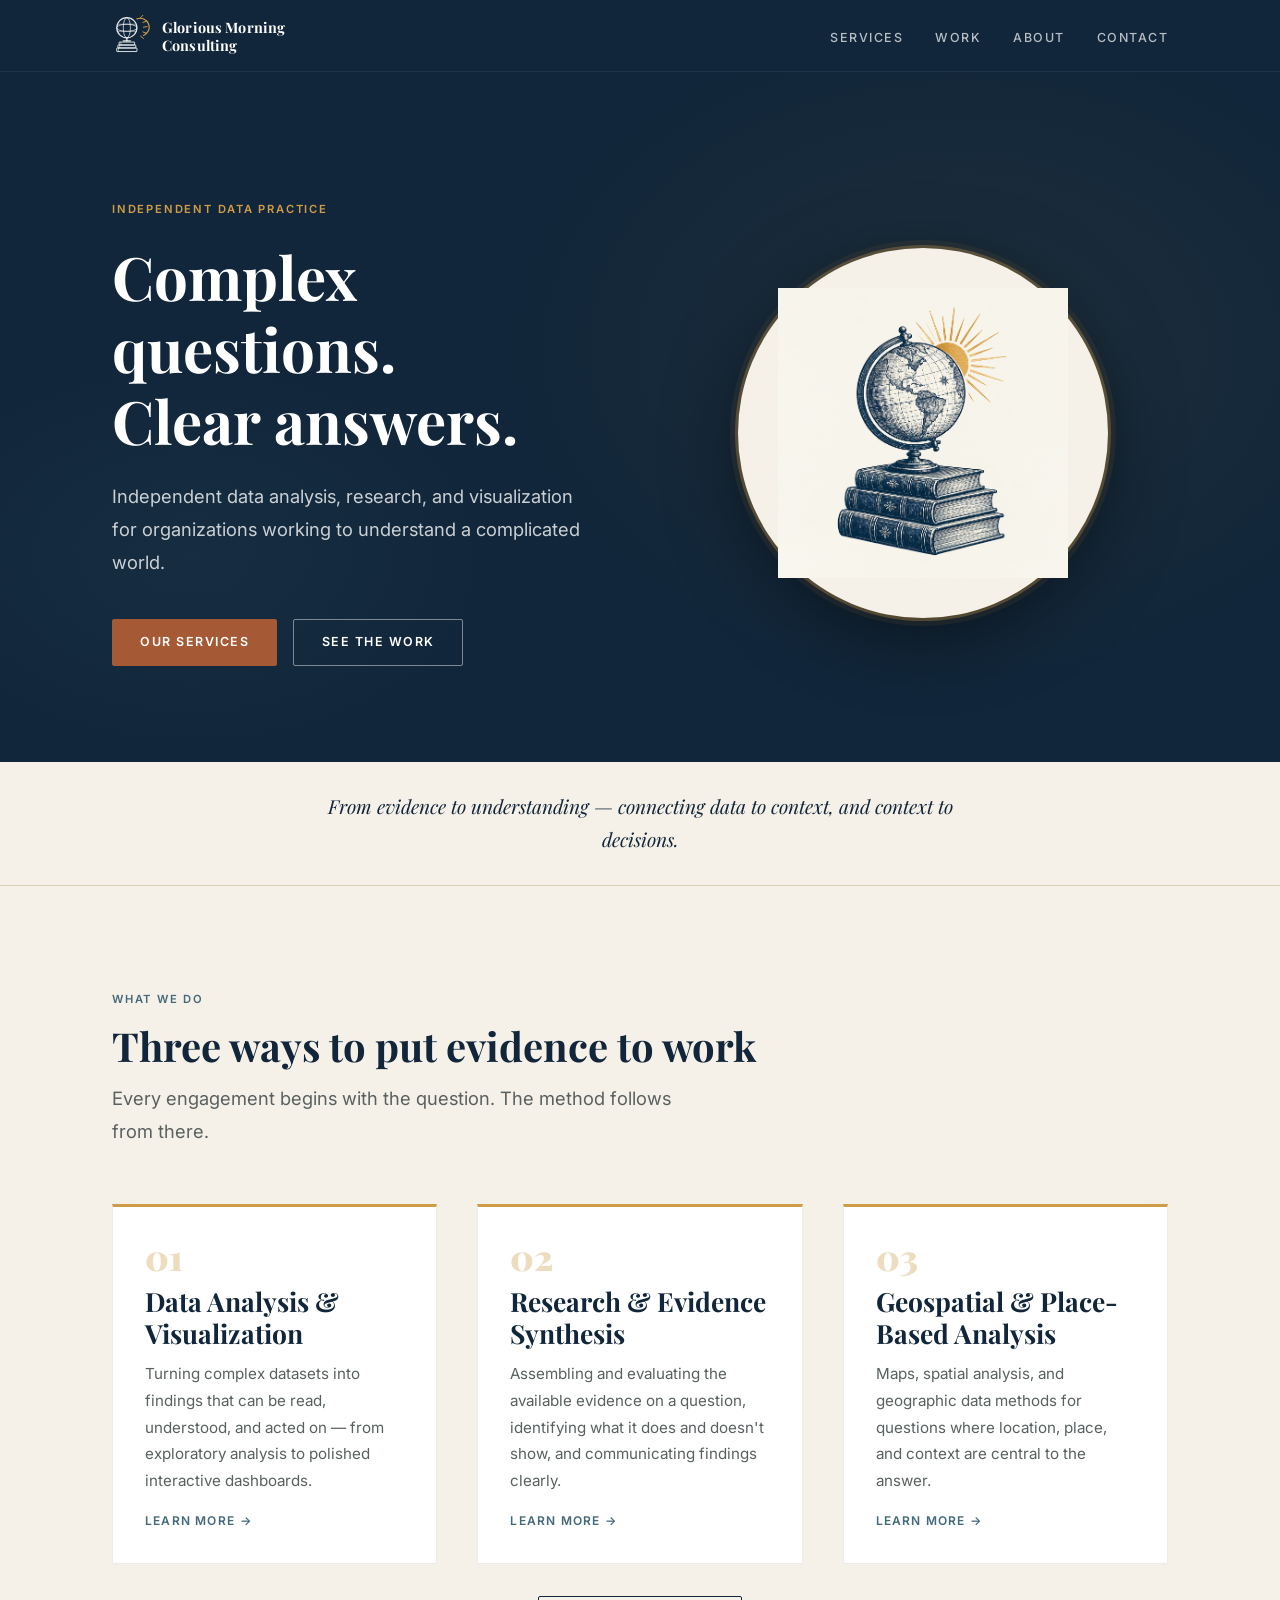
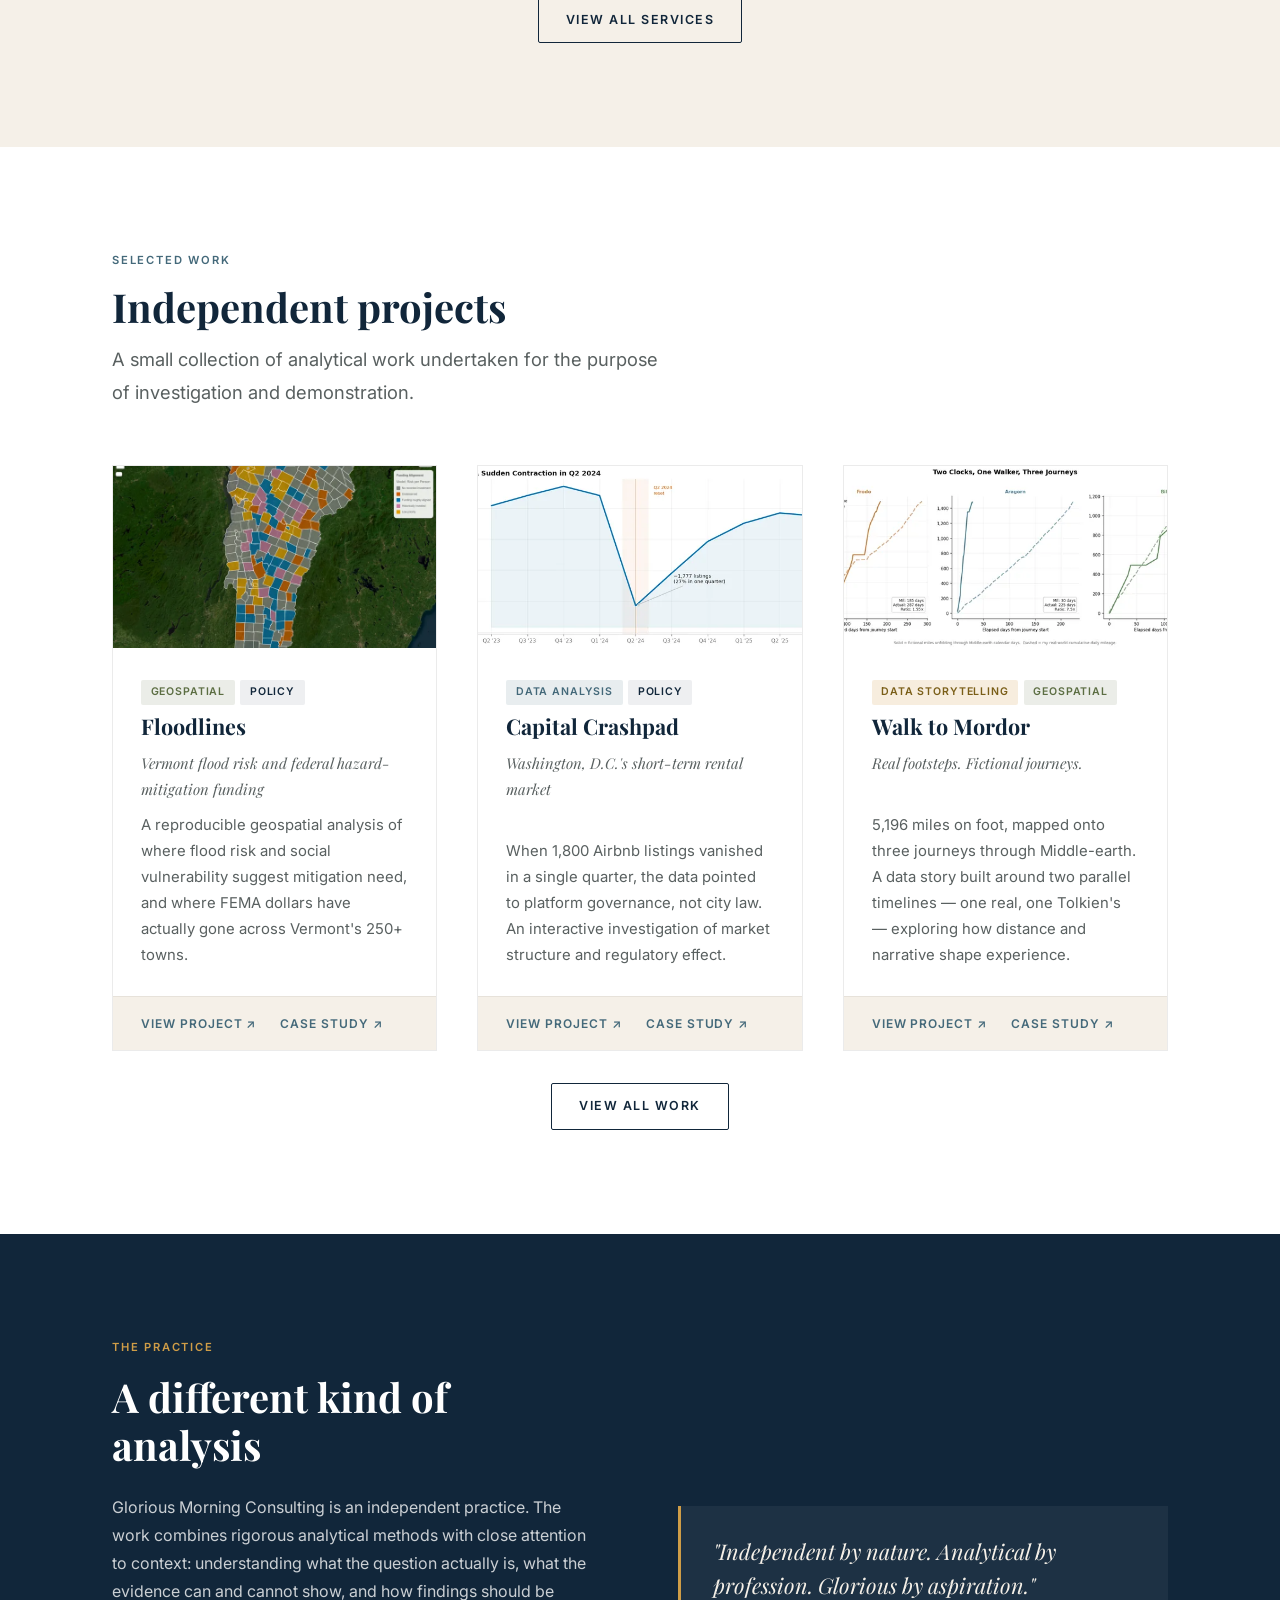
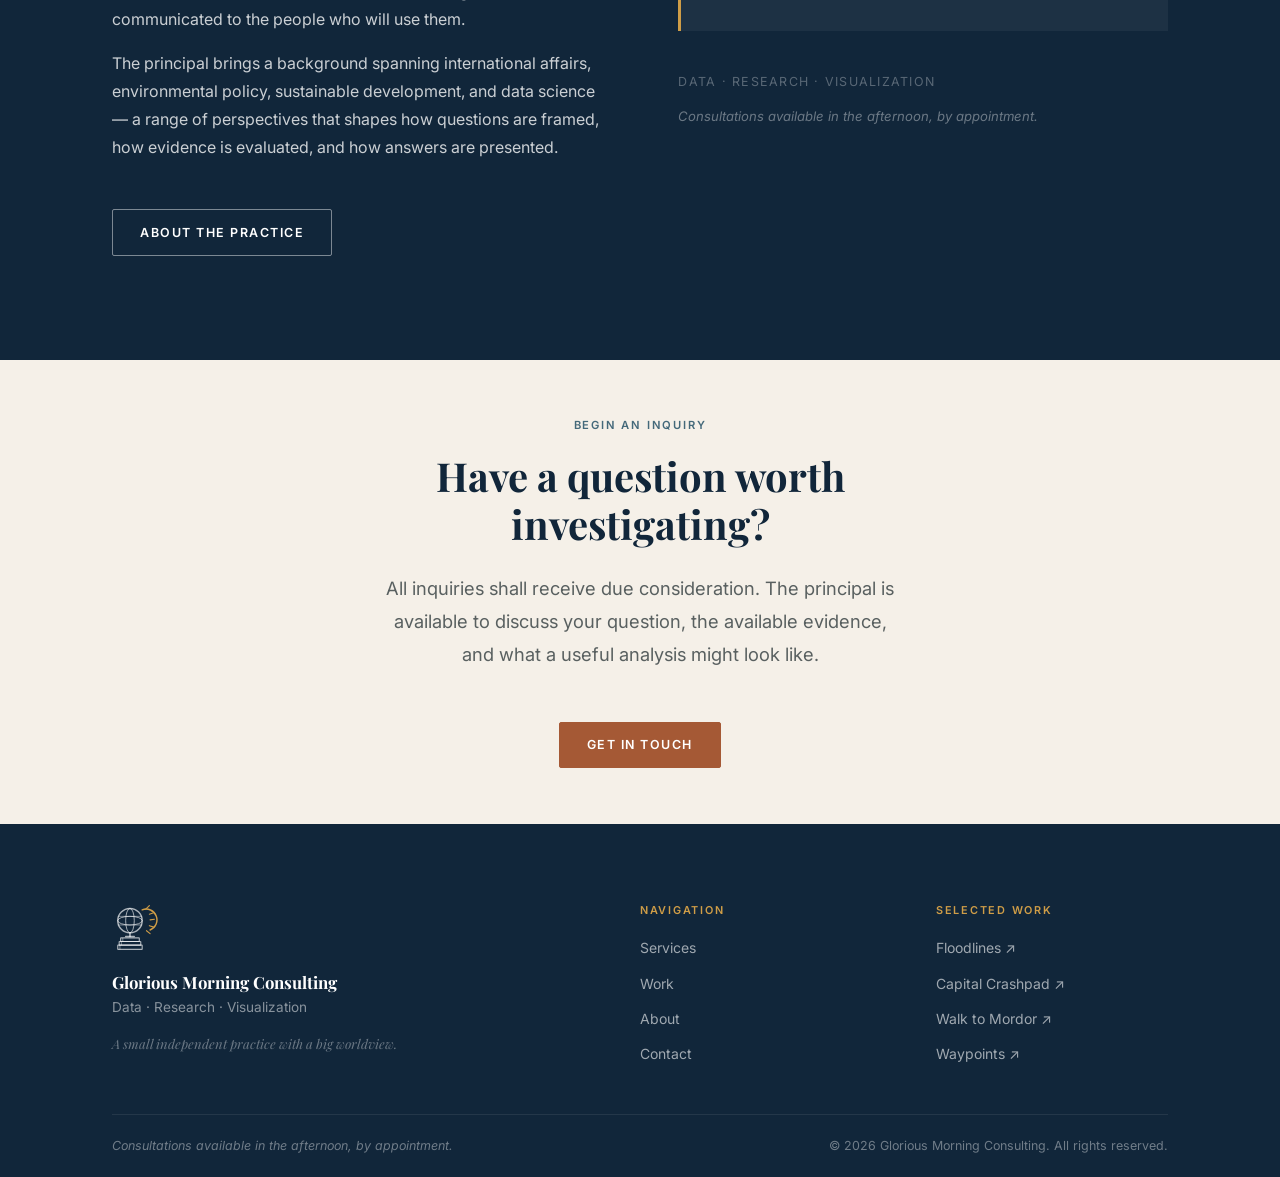
<file: index.html>
<!DOCTYPE html>
<html lang="en">
<head>
  <meta charset="UTF-8">
  <meta name="viewport" content="width=device-width, initial-scale=1.0">
  <title>Glorious Morning Consulting — Data Analysis, Research &amp; Visualization</title>
  <meta name="description" content="Independent data analysis, research, and visualization for organizations working to understand a complicated world. Complex questions. Clear answers.">
  <meta property="og:title" content="Glorious Morning Consulting">
  <meta property="og:description" content="Complex questions. Clear answers. Independent data analysis, research, and visualization.">
  <meta property="og:type" content="website">
  <meta property="og:image" content="assets/images/emblem-sunburst.png">
  <link rel="icon" type="image/svg+xml" href="assets/images/emblem.svg">
  <link rel="preconnect" href="https://fonts.googleapis.com">
  <link rel="preconnect" href="https://fonts.gstatic.com" crossorigin>
  <link href="https://fonts.googleapis.com/css2?family=Playfair+Display:ital,wght@0,400;0,700;0,900;1,400;1,700&family=Inter:wght@400;500;600&display=swap" rel="stylesheet">
  <link rel="stylesheet" href="css/style.css">
</head>
<body>

  <a class="skip-link" href="#main">Skip to main content</a>

  <nav class="site-nav" aria-label="Main navigation">
    <div class="container">
      <a class="nav-brand" href="index.html" aria-label="Glorious Morning Consulting — Home">
        <svg xmlns="http://www.w3.org/2000/svg" viewBox="0 0 64 72" fill="none" aria-hidden="true">
          <g stroke="#cf9d47" stroke-linecap="round"><line x1="47" y1="7" x2="52" y2="2" stroke-width="1.6"/><line x1="52" y1="14" x2="58" y2="12" stroke-width="1.6"/><line x1="53" y1="22" x2="59" y2="21" stroke-width="1.6"/><line x1="52" y1="30" x2="58" y2="32" stroke-width="1.6"/><line x1="48" y1="37" x2="53" y2="41" stroke-width="1.6"/><path d="M 42 8 A 15 15 0 0 1 53 36" stroke-width="2" fill="none"/></g>
          <circle cx="25" cy="23" r="17" stroke="currentColor" stroke-width="2"/>
          <ellipse cx="25" cy="23" rx="17" ry="6" stroke="currentColor" stroke-width="1.3"/>
          <ellipse cx="25" cy="23" rx="6" ry="17" stroke="currentColor" stroke-width="1.3"/>
          <line x1="8.5" y1="17" x2="41.5" y2="17" stroke="currentColor" stroke-width="0.9"/>
          <line x1="8" y1="29" x2="42" y2="29" stroke="currentColor" stroke-width="0.9"/>
          <line x1="25" y1="40" x2="25" y2="45" stroke="currentColor" stroke-width="2.2" stroke-linecap="round"/>
          <line x1="19" y1="45" x2="31" y2="45" stroke="currentColor" stroke-width="2" stroke-linecap="round"/>
          <rect x="12" y="47" width="26" height="5" rx="0.5" stroke="currentColor" stroke-width="1.6"/>
          <line x1="15" y1="47" x2="15" y2="52" stroke="currentColor" stroke-width="0.9"/>
          <rect x="10" y="52" width="30" height="5" rx="0.5" stroke="currentColor" stroke-width="1.6"/>
          <line x1="13" y1="52" x2="13" y2="57" stroke="currentColor" stroke-width="0.9"/>
          <rect x="8" y="57" width="34" height="6" rx="0.5" stroke="currentColor" stroke-width="1.6"/>
          <line x1="11" y1="57" x2="11" y2="63" stroke="currentColor" stroke-width="0.9"/>
        </svg>
        <span class="nav-wordmark">Glorious Morning<br>Consulting</span>
      </a>
      <button class="nav-toggle" aria-expanded="false" aria-controls="nav-links" aria-label="Toggle navigation">☰</button>
      <ul class="nav-links" id="nav-links" role="list">
        <li><a href="services.html">Services</a></li>
        <li><a href="work.html">Work</a></li>
        <li><a href="about.html">About</a></li>
        <li><a href="contact.html">Contact</a></li>
      </ul>
    </div>
  </nav>

  <main id="main">

    <!-- ── HERO ── -->
    <section class="hero">
      <div class="container">
        <div class="hero-copy">
          <span class="label">Independent Data Practice</span>
          <h1>Complex questions.<br>Clear answers.</h1>
          <p class="lead">Independent data analysis, research, and visualization for organizations working to understand a complicated world.</p>
          <div class="hero-actions">
            <a href="services.html" class="btn btn-primary">Our Services</a>
            <a href="work.html" class="btn btn-outline-light">See the Work</a>
          </div>
        </div>
        <div class="hero-emblem-frame" aria-hidden="true">
          <div class="hero-medallion">
            <img src="assets/images/emblem-sunburst.png" alt="">
          </div>
        </div>
      </div>
    </section>

    <!-- ── INTRO BAND ── -->
    <div class="intro-band">
      <div class="container">
        <p>From evidence to understanding — connecting data to context, and context to decisions.</p>
      </div>
    </div>

    <!-- ── SERVICES PREVIEW ── -->
    <section class="section section--parchment">
      <div class="container">
        <div class="section-head">
          <span class="label">What We Do</span>
          <h2>Three ways to put evidence to work</h2>
          <p class="lead">Every engagement begins with the question. The method follows from there.</p>
        </div>
        <div class="grid-3">
          <div class="service-card">
            <span class="service-card-num" aria-hidden="true">01</span>
            <h3>Data Analysis &amp; Visualization</h3>
            <p>Turning complex datasets into findings that can be read, understood, and acted on — from exploratory analysis to polished interactive dashboards.</p>
            <a href="services.html#analysis" class="more-link">Learn more</a>
          </div>
          <div class="service-card">
            <span class="service-card-num" aria-hidden="true">02</span>
            <h3>Research &amp; Evidence Synthesis</h3>
            <p>Assembling and evaluating the available evidence on a question, identifying what it does and doesn't show, and communicating findings clearly.</p>
            <a href="services.html#research" class="more-link">Learn more</a>
          </div>
          <div class="service-card">
            <span class="service-card-num" aria-hidden="true">03</span>
            <h3>Geospatial &amp; Place-Based Analysis</h3>
            <p>Maps, spatial analysis, and geographic data methods for questions where location, place, and context are central to the answer.</p>
            <a href="services.html#geospatial" class="more-link">Learn more</a>
          </div>
        </div>
        <div class="text-center mt-4">
          <a href="services.html" class="btn btn-outline">View All Services</a>
        </div>
      </div>
    </section>

    <!-- ── SELECTED WORK ── -->
    <section class="section">
      <div class="container">
        <div class="section-head">
          <span class="label">Selected Work</span>
          <h2>Independent projects</h2>
          <p class="lead">A small collection of analytical work undertaken for the purpose of investigation and demonstration.</p>
        </div>
        <div class="grid-3">

          <article class="project-card">
            <div class="project-card-thumb">
              <img src="assets/thumbnails/floodlines-thumb.webp"
                   alt="Choropleth map of Vermont classifying towns by flood risk and FEMA hazard-mitigation funding alignment, with categories ranging from underserved to historically invested"
                   width="720" height="480" loading="lazy">
            </div>
            <div class="project-card-body">
              <div class="project-tags">
                <span class="tag tag--geo">Geospatial</span>
                <span class="tag tag--policy">Policy</span>
              </div>
              <h3>Floodlines</h3>
              <p class="project-sub">Vermont flood risk and federal hazard-mitigation funding</p>
              <p>A reproducible geospatial analysis of where flood risk and social vulnerability suggest mitigation need, and where FEMA dollars have actually gone across Vermont's 250+ towns.</p>
            </div>
            <footer class="project-card-footer">
              <a href="https://johbry17.github.io/Floodlines/" target="_blank" rel="noopener noreferrer">View project ↗</a>
              <a href="https://informedwanderer.com/workshop/floodlines.html" target="_blank" rel="noopener noreferrer">Case study ↗</a>
            </footer>
          </article>

          <article class="project-card">
            <div class="project-card-thumb">
              <img src="assets/thumbnails/capital-crashpad-thumb.webp"
                   alt="Line chart showing Washington DC Airbnb active listing counts dropping by roughly 1,800 in Q2 2024 following Airbnb's expanded identity verification and quality-removal program"
                   width="720" height="331" loading="lazy">
            </div>
            <div class="project-card-body">
              <div class="project-tags">
                <span class="tag tag--data">Data Analysis</span>
                <span class="tag tag--policy">Policy</span>
              </div>
              <h3>Capital Crashpad</h3>
              <p class="project-sub">Washington, D.C.'s short-term rental market</p>
              <p>When 1,800 Airbnb listings vanished in a single quarter, the data pointed to platform governance, not city law. An interactive investigation of market structure and regulatory effect.</p>
            </div>
            <footer class="project-card-footer">
              <a href="https://johbry17.github.io/Capital-Crashpad/" target="_blank" rel="noopener noreferrer">View project ↗</a>
              <a href="https://informedwanderer.com/workshop/capital-crashpad.html" target="_blank" rel="noopener noreferrer">Case study ↗</a>
            </footer>
          </article>

          <article class="project-card">
            <div class="project-card-thumb">
              <img src="assets/thumbnails/walk-to-mordor-thumb.webp"
                   alt="Three-panel dual-clock chart comparing cumulative real walking miles against fictional Middle-earth journey distances for Frodo, Aragorn, and Bilbo"
                   width="720" height="286" loading="lazy">
            </div>
            <div class="project-card-body">
              <div class="project-tags">
                <span class="tag tag--story">Data Storytelling</span>
                <span class="tag tag--geo">Geospatial</span>
              </div>
              <h3>Walk to Mordor</h3>
              <p class="project-sub">Real footsteps. Fictional journeys.</p>
              <p>5,196 miles on foot, mapped onto three journeys through Middle-earth. A data story built around two parallel timelines — one real, one Tolkien's — exploring how distance and narrative shape experience.</p>
            </div>
            <footer class="project-card-footer">
              <a href="https://johbry17.github.io/Walk-to-Mordor/static/" target="_blank" rel="noopener noreferrer">View project ↗</a>
              <a href="https://informedwanderer.com/workshop/walk-to-mordor.html" target="_blank" rel="noopener noreferrer">Case study ↗</a>
            </footer>
          </article>

        </div>
        <div class="text-center mt-4">
          <a href="work.html" class="btn btn-outline">View All Work</a>
        </div>
      </div>
    </section>

    <!-- ── THE PRACTICE (dark) ── -->
    <section class="section section--dark">
      <div class="container">
        <div class="split split--center">
          <div>
            <span class="label">The Practice</span>
            <h2 class="mt-2">A different kind of analysis</h2>
            <p class="mt-3">Glorious Morning Consulting is an independent practice. The work combines rigorous analytical methods with close attention to context: understanding what the question actually is, what the evidence can and cannot show, and how findings should be communicated to the people who will use them.</p>
            <p>The principal brings a background spanning international affairs, environmental policy, sustainable development, and data science — a range of perspectives that shapes how questions are framed, how evidence is evaluated, and how answers are presented.</p>
            <a href="about.html" class="btn btn-outline-light mt-4">About the Practice</a>
          </div>
          <div>
            <div class="pull-quote" style="background: rgba(255,255,255,0.05); border-left-color: var(--gold);">
              <blockquote style="color: var(--parchment);">"Independent by nature. Analytical by profession. Glorious by aspiration."</blockquote>
            </div>
            <p style="font-size: 0.78rem; color: rgba(255,255,255,0.3); letter-spacing: 0.1em; text-transform: uppercase; margin-top: 1.5rem;">Data · Research · Visualization</p>
            <p style="font-size: 0.82rem; color: rgba(255,255,255,0.38); font-style: italic; margin-top: 0.5rem;">Consultations available in the afternoon, by appointment.</p>
          </div>
        </div>
      </div>
    </section>

    <!-- ── CTA ── -->
    <section class="section--sm section--parchment">
      <div class="container text-center">
        <span class="label">Begin an Inquiry</span>
        <h2 class="mt-2" style="max-width: 480px; margin-left: auto; margin-right: auto;">Have a question worth investigating?</h2>
        <p class="lead mt-3" style="max-width: 520px; margin-left: auto; margin-right: auto;">All inquiries shall receive due consideration. The principal is available to discuss your question, the available evidence, and what a useful analysis might look like.</p>
        <a href="contact.html" class="btn btn-primary mt-4">Get in Touch</a>
      </div>
    </section>

  </main>

  <footer class="site-footer" aria-label="Site footer">
    <div class="container">
      <div class="footer-top">
        <div class="footer-brand">
          <svg xmlns="http://www.w3.org/2000/svg" viewBox="0 0 64 72" fill="none" aria-hidden="true">
            <g stroke="#cf9d47" stroke-linecap="round"><line x1="47" y1="7" x2="52" y2="2" stroke-width="1.6"/><line x1="52" y1="14" x2="58" y2="12" stroke-width="1.6"/><line x1="53" y1="22" x2="59" y2="21" stroke-width="1.6"/><line x1="52" y1="30" x2="58" y2="32" stroke-width="1.6"/><line x1="48" y1="37" x2="53" y2="41" stroke-width="1.6"/><path d="M 42 8 A 15 15 0 0 1 53 36" stroke-width="2" fill="none"/></g>
            <circle cx="25" cy="23" r="17" stroke="currentColor" stroke-width="2"/>
            <ellipse cx="25" cy="23" rx="17" ry="6" stroke="currentColor" stroke-width="1.3"/>
            <ellipse cx="25" cy="23" rx="6" ry="17" stroke="currentColor" stroke-width="1.3"/>
            <line x1="8.5" y1="17" x2="41.5" y2="17" stroke="currentColor" stroke-width="0.9"/>
            <line x1="8" y1="29" x2="42" y2="29" stroke="currentColor" stroke-width="0.9"/>
            <line x1="25" y1="40" x2="25" y2="45" stroke="currentColor" stroke-width="2.2" stroke-linecap="round"/>
            <line x1="19" y1="45" x2="31" y2="45" stroke="currentColor" stroke-width="2" stroke-linecap="round"/>
            <rect x="12" y="47" width="26" height="5" rx="0.5" stroke="currentColor" stroke-width="1.6"/>
            <line x1="15" y1="47" x2="15" y2="52" stroke="currentColor" stroke-width="0.9"/>
            <rect x="10" y="52" width="30" height="5" rx="0.5" stroke="currentColor" stroke-width="1.6"/>
            <line x1="13" y1="52" x2="13" y2="57" stroke="currentColor" stroke-width="0.9"/>
            <rect x="8" y="57" width="34" height="6" rx="0.5" stroke="currentColor" stroke-width="1.6"/>
            <line x1="11" y1="57" x2="11" y2="63" stroke="currentColor" stroke-width="0.9"/>
          </svg>
          <h3>Glorious Morning Consulting</h3>
          <p>Data · Research · Visualization</p>
          <p class="tagline">A small independent practice with a big worldview.</p>
        </div>
        <nav class="footer-col" aria-label="Footer navigation">
          <h4>Navigation</h4>
          <ul role="list">
            <li><a href="services.html">Services</a></li>
            <li><a href="work.html">Work</a></li>
            <li><a href="about.html">About</a></li>
            <li><a href="contact.html">Contact</a></li>
          </ul>
        </nav>
        <nav class="footer-col" aria-label="Selected work">
          <h4>Selected Work</h4>
          <ul role="list">
            <li><a href="https://johbry17.github.io/Floodlines/" target="_blank" rel="noopener noreferrer">Floodlines ↗</a></li>
            <li><a href="https://johbry17.github.io/Capital-Crashpad/" target="_blank" rel="noopener noreferrer">Capital Crashpad ↗</a></li>
            <li><a href="https://johbry17.github.io/Walk-to-Mordor/static/" target="_blank" rel="noopener noreferrer">Walk to Mordor ↗</a></li>
            <li><a href="https://johbry17.github.io/Waypoints/" target="_blank" rel="noopener noreferrer">Waypoints ↗</a></li>
          </ul>
        </nav>
      </div>
      <div class="footer-bottom">
        <span class="quirk">Consultations available in the afternoon, by appointment.</span>
        <span>© 2026 Glorious Morning Consulting. All rights reserved.</span>
      </div>
    </div>
  </footer>

  <script src="js/main.js"></script>
</body>
</html>
</file>
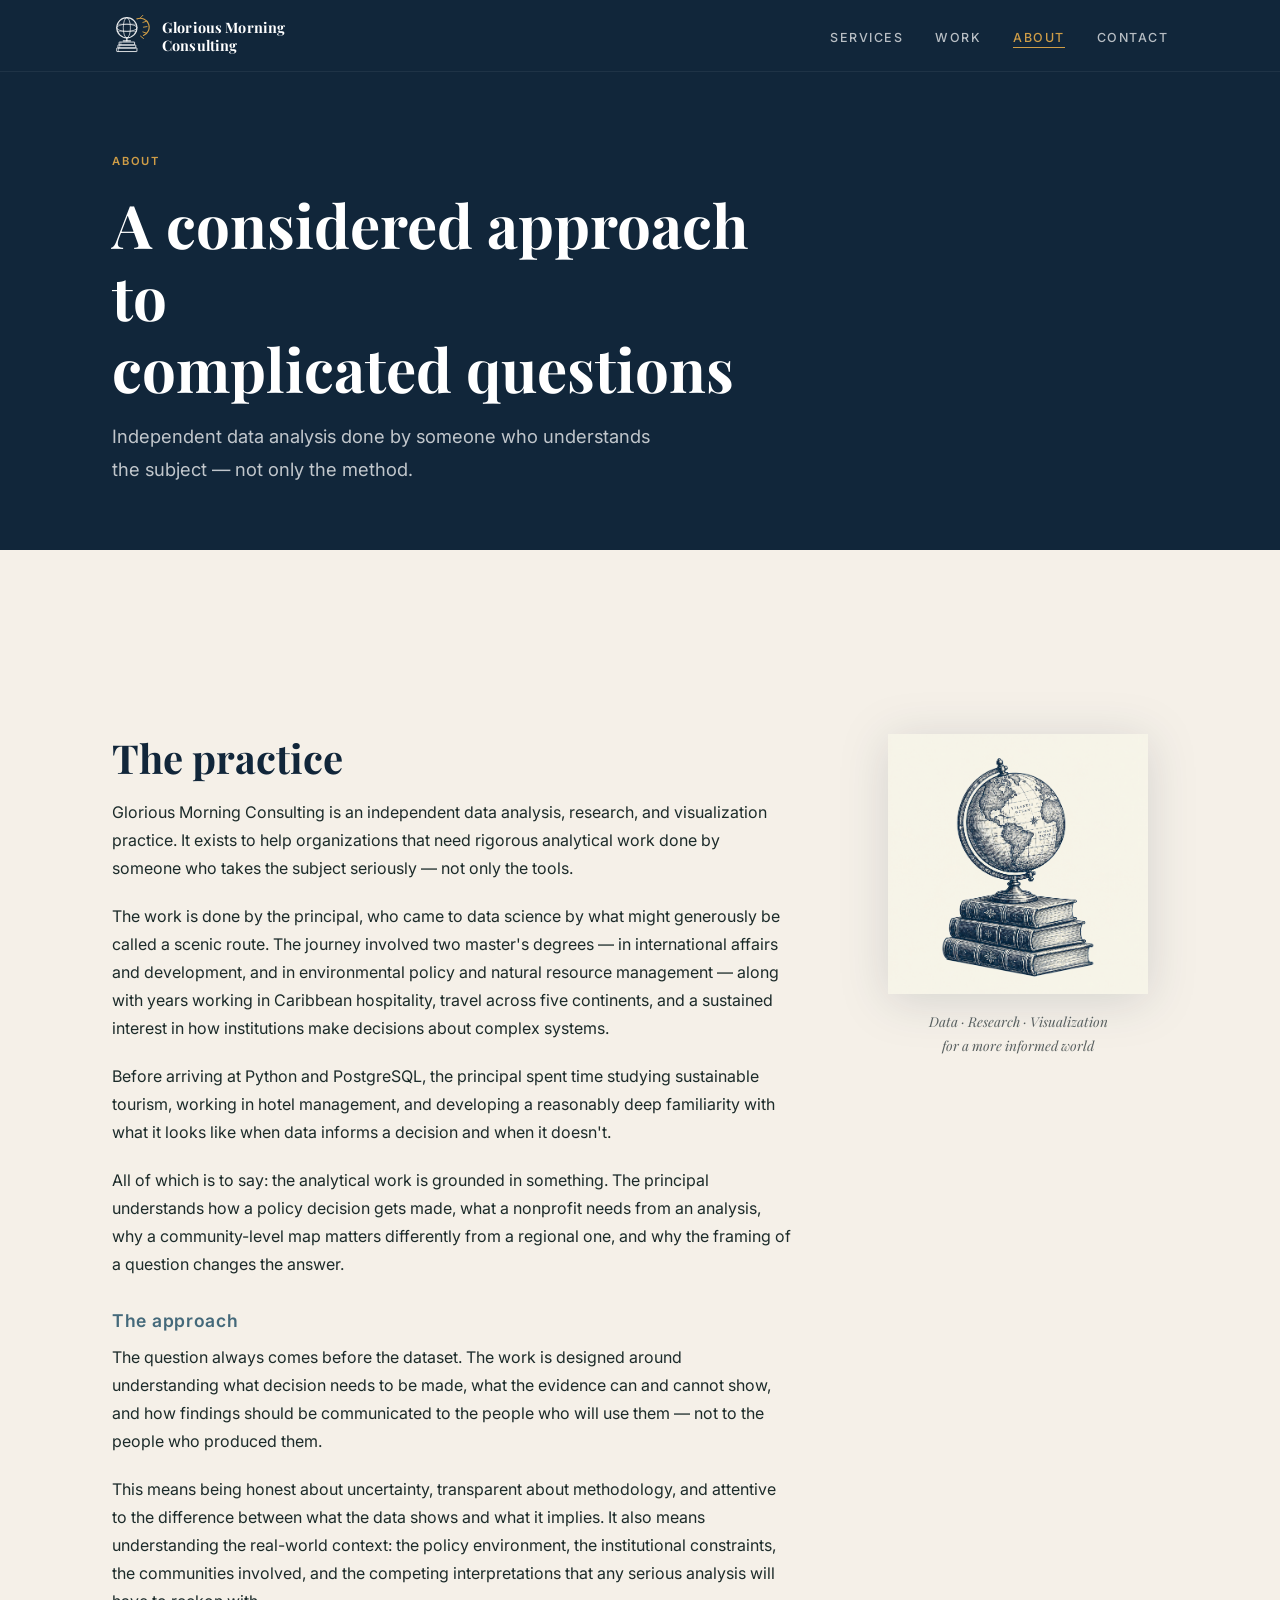
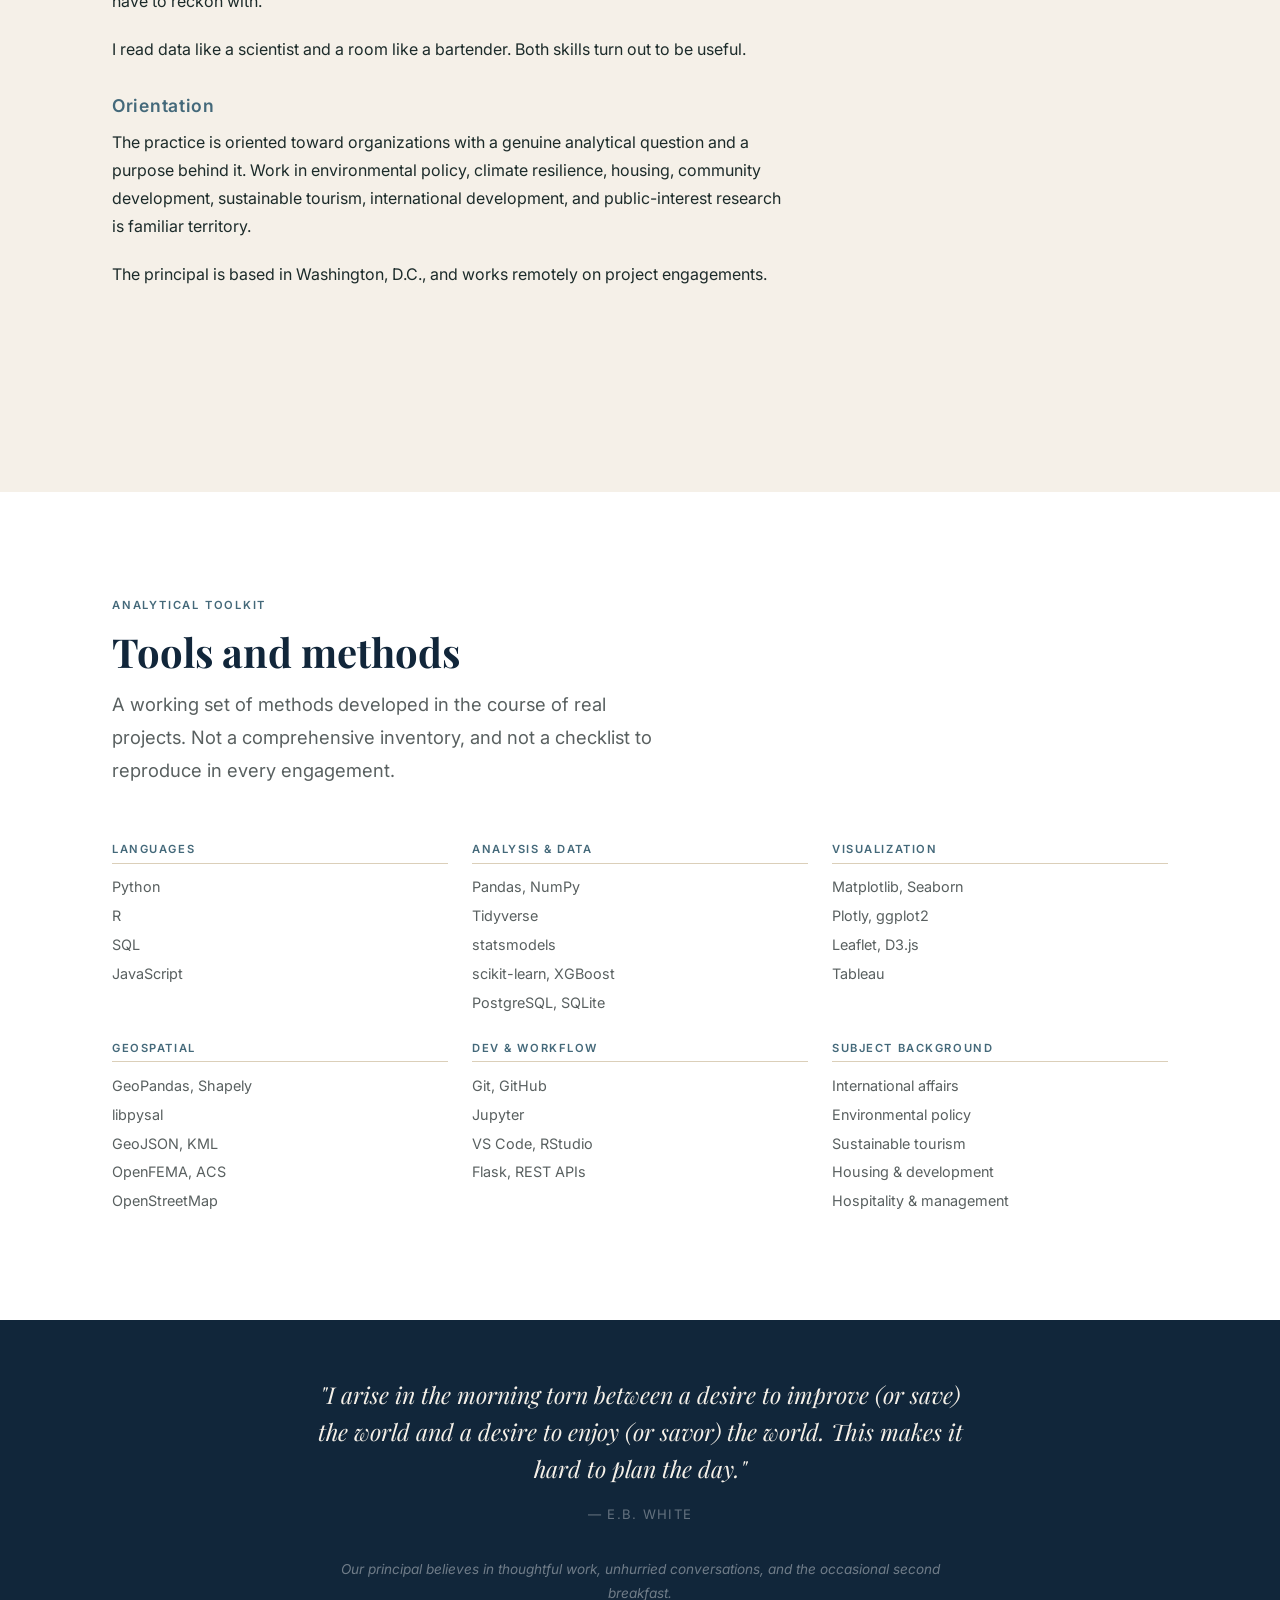
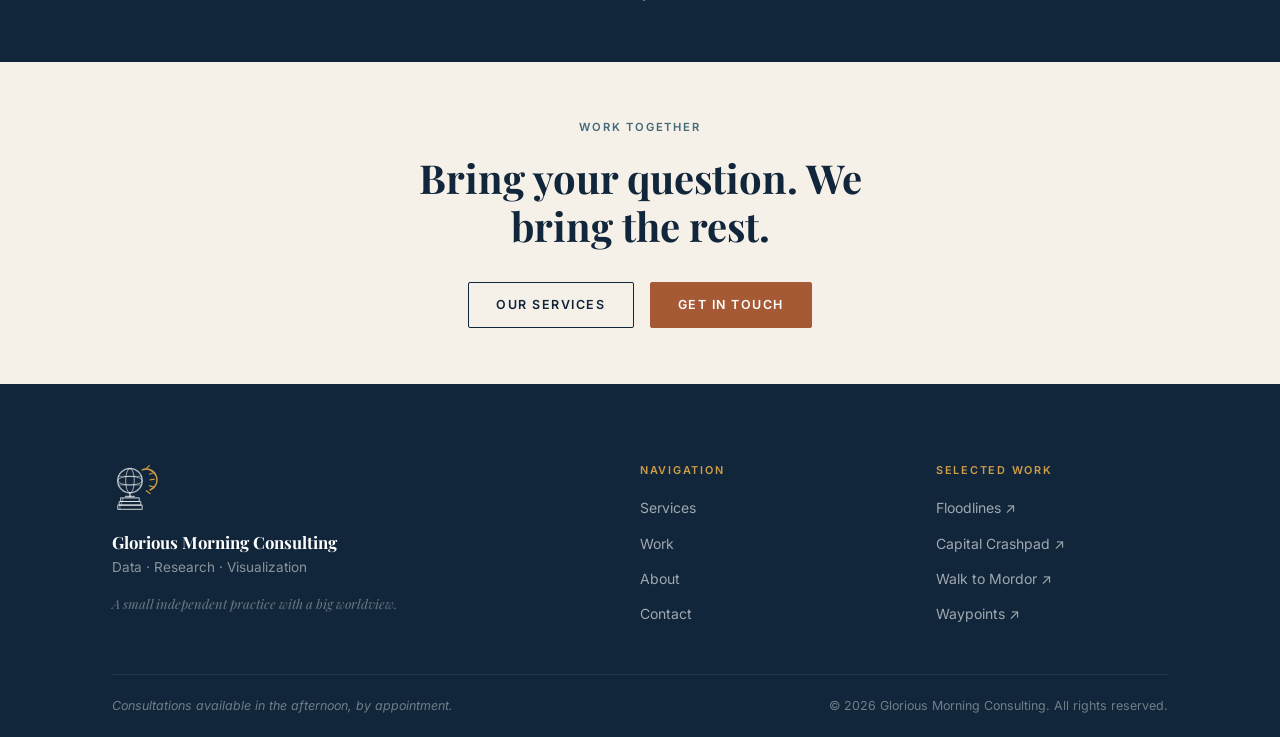
<file: about.html>
<!DOCTYPE html>
<html lang="en">
<head>
  <meta charset="UTF-8">
  <meta name="viewport" content="width=device-width, initial-scale=1.0">
  <title>About — Glorious Morning Consulting</title>
  <meta name="description" content="Glorious Morning Consulting is a founder-led independent practice combining data science, international affairs, environmental policy, and geospatial analysis.">
  <meta property="og:title" content="About — Glorious Morning Consulting">
  <meta property="og:description" content="An independent practice combining analytical rigor with real-world context. Data analysis, research, and visualization done by someone who understands the subject.">
  <meta property="og:type" content="website">
  <link rel="icon" type="image/svg+xml" href="assets/images/emblem.svg">
  <link rel="preconnect" href="https://fonts.googleapis.com">
  <link rel="preconnect" href="https://fonts.gstatic.com" crossorigin>
  <link href="https://fonts.googleapis.com/css2?family=Playfair+Display:ital,wght@0,400;0,700;0,900;1,400;1,700&family=Inter:wght@400;500;600&display=swap" rel="stylesheet">
  <link rel="stylesheet" href="css/style.css">
</head>
<body>

  <a class="skip-link" href="#main">Skip to main content</a>

  <nav class="site-nav" aria-label="Main navigation">
    <div class="container">
      <a class="nav-brand" href="index.html" aria-label="Glorious Morning Consulting — Home">
        <svg xmlns="http://www.w3.org/2000/svg" viewBox="0 0 64 72" fill="none" aria-hidden="true">
          <g stroke="#cf9d47" stroke-linecap="round"><line x1="47" y1="7" x2="52" y2="2" stroke-width="1.6"/><line x1="52" y1="14" x2="58" y2="12" stroke-width="1.6"/><line x1="53" y1="22" x2="59" y2="21" stroke-width="1.6"/><line x1="52" y1="30" x2="58" y2="32" stroke-width="1.6"/><line x1="48" y1="37" x2="53" y2="41" stroke-width="1.6"/><path d="M 42 8 A 15 15 0 0 1 53 36" stroke-width="2" fill="none"/></g>
          <circle cx="25" cy="23" r="17" stroke="currentColor" stroke-width="2"/>
          <ellipse cx="25" cy="23" rx="17" ry="6" stroke="currentColor" stroke-width="1.3"/>
          <ellipse cx="25" cy="23" rx="6" ry="17" stroke="currentColor" stroke-width="1.3"/>
          <line x1="8.5" y1="17" x2="41.5" y2="17" stroke="currentColor" stroke-width="0.9"/>
          <line x1="8" y1="29" x2="42" y2="29" stroke="currentColor" stroke-width="0.9"/>
          <line x1="25" y1="40" x2="25" y2="45" stroke="currentColor" stroke-width="2.2" stroke-linecap="round"/>
          <line x1="19" y1="45" x2="31" y2="45" stroke="currentColor" stroke-width="2" stroke-linecap="round"/>
          <rect x="12" y="47" width="26" height="5" rx="0.5" stroke="currentColor" stroke-width="1.6"/>
          <line x1="15" y1="47" x2="15" y2="52" stroke="currentColor" stroke-width="0.9"/>
          <rect x="10" y="52" width="30" height="5" rx="0.5" stroke="currentColor" stroke-width="1.6"/>
          <line x1="13" y1="52" x2="13" y2="57" stroke="currentColor" stroke-width="0.9"/>
          <rect x="8" y="57" width="34" height="6" rx="0.5" stroke="currentColor" stroke-width="1.6"/>
          <line x1="11" y1="57" x2="11" y2="63" stroke="currentColor" stroke-width="0.9"/>
        </svg>
        <span class="nav-wordmark">Glorious Morning<br>Consulting</span>
      </a>
      <button class="nav-toggle" aria-expanded="false" aria-controls="nav-links" aria-label="Toggle navigation">☰</button>
      <ul class="nav-links" id="nav-links" role="list">
        <li><a href="services.html">Services</a></li>
        <li><a href="work.html">Work</a></li>
        <li><a href="about.html">About</a></li>
        <li><a href="contact.html">Contact</a></li>
      </ul>
    </div>
  </nav>

  <main id="main">

    <!-- ── PAGE HERO ── -->
    <header class="page-hero">
      <div class="container">
        <span class="label">About</span>
        <h1>A considered approach to<br>complicated questions</h1>
        <p class="lead">Independent data analysis done by someone who understands the subject — not only the method.</p>
      </div>
    </header>

    <!-- ── ABOUT INTRO ── -->
    <section class="section section--parchment">
      <div class="container">
        <div class="about-intro">
          <div class="about-text">
            <h2>The practice</h2>
            <p>Glorious Morning Consulting is an independent data analysis, research, and visualization practice. It exists to help organizations that need rigorous analytical work done by someone who takes the subject seriously — not only the tools.</p>
            <p>The work is done by the principal, who came to data science by what might generously be called a scenic route. The journey involved two master's degrees — in international affairs and development, and in environmental policy and natural resource management — along with years working in Caribbean hospitality, travel across five continents, and a sustained interest in how institutions make decisions about complex systems.</p>
            <p>Before arriving at Python and PostgreSQL, the principal spent time studying sustainable tourism, working in hotel management, and developing a reasonably deep familiarity with what it looks like when data informs a decision and when it doesn't.</p>
            <p>All of which is to say: the analytical work is grounded in something. The principal understands how a policy decision gets made, what a nonprofit needs from an analysis, why a community-level map matters differently from a regional one, and why the framing of a question changes the answer.</p>

            <h3>The approach</h3>
            <p>The question always comes before the dataset. The work is designed around understanding what decision needs to be made, what the evidence can and cannot show, and how findings should be communicated to the people who will use them — not to the people who produced them.</p>
            <p>This means being honest about uncertainty, transparent about methodology, and attentive to the difference between what the data shows and what it implies. It also means understanding the real-world context: the policy environment, the institutional constraints, the communities involved, and the competing interpretations that any serious analysis will have to reckon with.</p>
            <p>I read data like a scientist and a room like a bartender. Both skills turn out to be useful.</p>

            <h3>Orientation</h3>
            <p>The practice is oriented toward organizations with a genuine analytical question and a purpose behind it. Work in environmental policy, climate resilience, housing, community development, sustainable tourism, international development, and public-interest research is familiar territory.</p>
            <p>The principal is based in Washington, D.C., and works remotely on project engagements.</p>
          </div>
          <aside class="about-emblem">
            <img src="assets/images/emblem-books.png" alt="Engraved antique globe resting on a stack of books — the mark of Glorious Morning Consulting">
            <p class="about-emblem-caption">Data · Research · Visualization<br>for a more informed world</p>
          </aside>
        </div>
      </div>
    </section>

    <!-- ── SKILLS ── -->
    <section class="section">
      <div class="container">
        <div class="section-head">
          <span class="label">Analytical Toolkit</span>
          <h2>Tools and methods</h2>
          <p class="lead">A working set of methods developed in the course of real projects. Not a comprehensive inventory, and not a checklist to reproduce in every engagement.</p>
        </div>
        <div class="skills-grid">
          <div class="skill-group">
            <h4>Languages</h4>
            <ul role="list">
              <li>Python</li>
              <li>R</li>
              <li>SQL</li>
              <li>JavaScript</li>
            </ul>
          </div>
          <div class="skill-group">
            <h4>Analysis &amp; Data</h4>
            <ul role="list">
              <li>Pandas, NumPy</li>
              <li>Tidyverse</li>
              <li>statsmodels</li>
              <li>scikit-learn, XGBoost</li>
              <li>PostgreSQL, SQLite</li>
            </ul>
          </div>
          <div class="skill-group">
            <h4>Visualization</h4>
            <ul role="list">
              <li>Matplotlib, Seaborn</li>
              <li>Plotly, ggplot2</li>
              <li>Leaflet, D3.js</li>
              <li>Tableau</li>
            </ul>
          </div>
          <div class="skill-group">
            <h4>Geospatial</h4>
            <ul role="list">
              <li>GeoPandas, Shapely</li>
              <li>libpysal</li>
              <li>GeoJSON, KML</li>
              <li>OpenFEMA, ACS</li>
              <li>OpenStreetMap</li>
            </ul>
          </div>
          <div class="skill-group">
            <h4>Dev &amp; Workflow</h4>
            <ul role="list">
              <li>Git, GitHub</li>
              <li>Jupyter</li>
              <li>VS Code, RStudio</li>
              <li>Flask, REST APIs</li>
            </ul>
          </div>
          <div class="skill-group">
            <h4>Subject Background</h4>
            <ul role="list">
              <li>International affairs</li>
              <li>Environmental policy</li>
              <li>Sustainable tourism</li>
              <li>Housing &amp; development</li>
              <li>Hospitality &amp; management</li>
            </ul>
          </div>
        </div>
      </div>
    </section>

    <!-- ── QUOTE SECTION (dark) ── -->
    <section class="section--sm section--dark">
      <div class="container" style="max-width: 720px; text-align: center;">
        <blockquote style="color: var(--parchment); font-size: clamp(1.15rem, 2.5vw, 1.45rem);">
          "I arise in the morning torn between a desire to improve (or save) the world and a desire to enjoy (or savor) the world. This makes it hard to plan the day."
        </blockquote>
        <p style="margin-top: 1rem; font-size: 0.82rem; color: rgba(255,255,255,0.35); letter-spacing: 0.1em; text-transform: uppercase;">— E.B. White</p>
        <p style="margin-top: 2rem; font-size: 0.85rem; color: rgba(255,255,255,0.4); font-style: italic;">Our principal believes in thoughtful work, unhurried conversations, and the occasional second breakfast.</p>
      </div>
    </section>

    <!-- ── CTA ── -->
    <section class="section--sm section--parchment">
      <div class="container text-center">
        <span class="label">Work together</span>
        <h2 class="mt-2" style="max-width: 460px; margin-left: auto; margin-right: auto;">Bring your question. We bring the rest.</h2>
        <div style="display: flex; gap: 1rem; justify-content: center; flex-wrap: wrap; margin-top: 2rem;">
          <a href="services.html" class="btn btn-outline">Our Services</a>
          <a href="contact.html" class="btn btn-primary">Get in Touch</a>
        </div>
      </div>
    </section>

  </main>

  <footer class="site-footer" aria-label="Site footer">
    <div class="container">
      <div class="footer-top">
        <div class="footer-brand">
          <svg xmlns="http://www.w3.org/2000/svg" viewBox="0 0 64 72" fill="none" aria-hidden="true">
            <g stroke="#cf9d47" stroke-linecap="round"><line x1="47" y1="7" x2="52" y2="2" stroke-width="1.6"/><line x1="52" y1="14" x2="58" y2="12" stroke-width="1.6"/><line x1="53" y1="22" x2="59" y2="21" stroke-width="1.6"/><line x1="52" y1="30" x2="58" y2="32" stroke-width="1.6"/><line x1="48" y1="37" x2="53" y2="41" stroke-width="1.6"/><path d="M 42 8 A 15 15 0 0 1 53 36" stroke-width="2" fill="none"/></g>
            <circle cx="25" cy="23" r="17" stroke="currentColor" stroke-width="2"/>
            <ellipse cx="25" cy="23" rx="17" ry="6" stroke="currentColor" stroke-width="1.3"/>
            <ellipse cx="25" cy="23" rx="6" ry="17" stroke="currentColor" stroke-width="1.3"/>
            <line x1="8.5" y1="17" x2="41.5" y2="17" stroke="currentColor" stroke-width="0.9"/>
            <line x1="8" y1="29" x2="42" y2="29" stroke="currentColor" stroke-width="0.9"/>
            <line x1="25" y1="40" x2="25" y2="45" stroke="currentColor" stroke-width="2.2" stroke-linecap="round"/>
            <line x1="19" y1="45" x2="31" y2="45" stroke="currentColor" stroke-width="2" stroke-linecap="round"/>
            <rect x="12" y="47" width="26" height="5" rx="0.5" stroke="currentColor" stroke-width="1.6"/>
            <line x1="15" y1="47" x2="15" y2="52" stroke="currentColor" stroke-width="0.9"/>
            <rect x="10" y="52" width="30" height="5" rx="0.5" stroke="currentColor" stroke-width="1.6"/>
            <line x1="13" y1="52" x2="13" y2="57" stroke="currentColor" stroke-width="0.9"/>
            <rect x="8" y="57" width="34" height="6" rx="0.5" stroke="currentColor" stroke-width="1.6"/>
            <line x1="11" y1="57" x2="11" y2="63" stroke="currentColor" stroke-width="0.9"/>
          </svg>
          <h3>Glorious Morning Consulting</h3>
          <p>Data · Research · Visualization</p>
          <p class="tagline">A small independent practice with a big worldview.</p>
        </div>
        <nav class="footer-col" aria-label="Footer navigation">
          <h4>Navigation</h4>
          <ul role="list">
            <li><a href="services.html">Services</a></li>
            <li><a href="work.html">Work</a></li>
            <li><a href="about.html">About</a></li>
            <li><a href="contact.html">Contact</a></li>
          </ul>
        </nav>
        <nav class="footer-col" aria-label="Selected work">
          <h4>Selected Work</h4>
          <ul role="list">
            <li><a href="https://johbry17.github.io/Floodlines/" target="_blank" rel="noopener noreferrer">Floodlines ↗</a></li>
            <li><a href="https://johbry17.github.io/Capital-Crashpad/" target="_blank" rel="noopener noreferrer">Capital Crashpad ↗</a></li>
            <li><a href="https://johbry17.github.io/Walk-to-Mordor/static/" target="_blank" rel="noopener noreferrer">Walk to Mordor ↗</a></li>
            <li><a href="https://johbry17.github.io/Waypoints/" target="_blank" rel="noopener noreferrer">Waypoints ↗</a></li>
          </ul>
        </nav>
      </div>
      <div class="footer-bottom">
        <span class="quirk">Consultations available in the afternoon, by appointment.</span>
        <span>© 2026 Glorious Morning Consulting. All rights reserved.</span>
      </div>
    </div>
  </footer>

  <script src="js/main.js"></script>
</body>
</html>
</file>
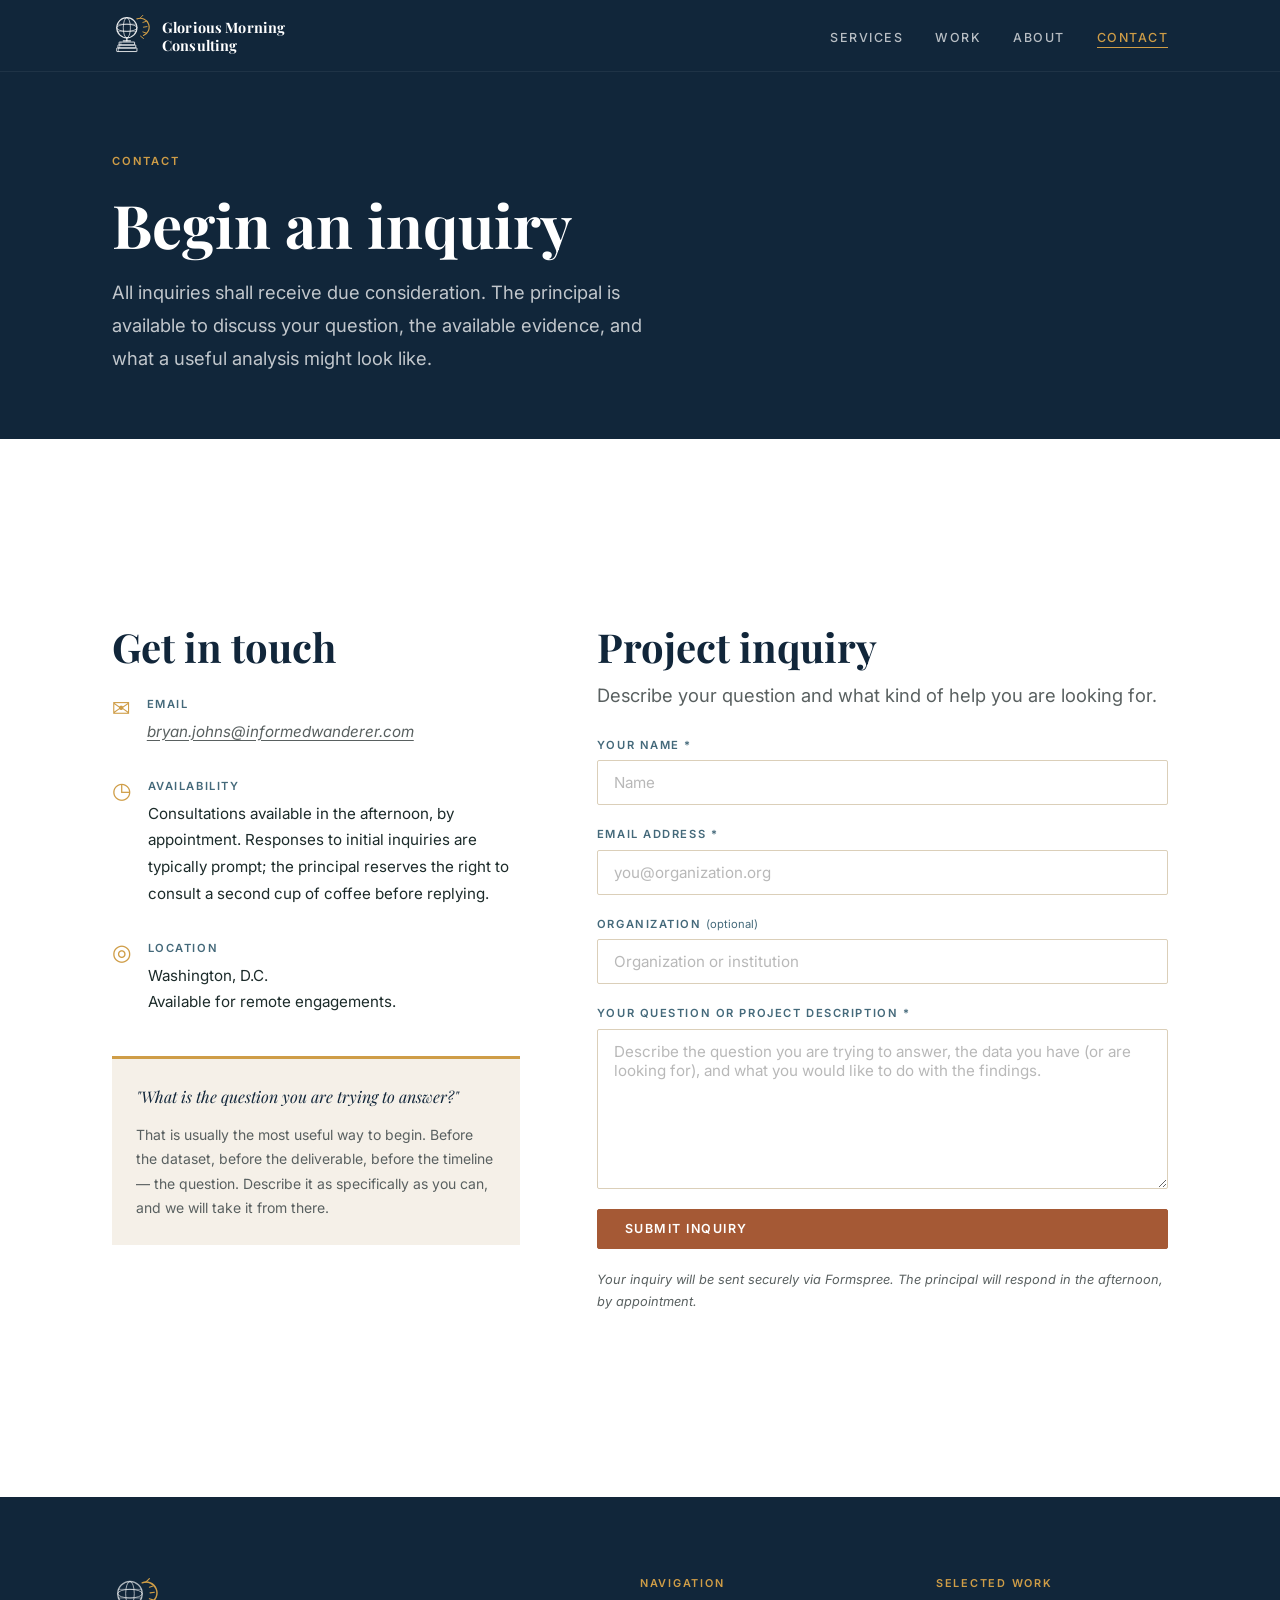
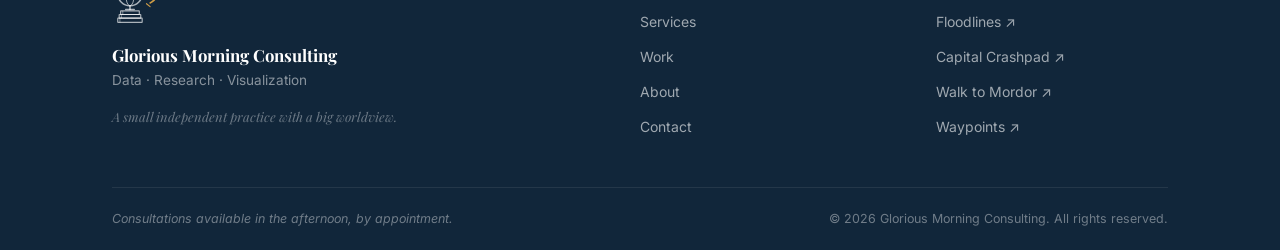
<file: contact.html>
<!DOCTYPE html>
<html lang="en">
<head>
  <meta charset="UTF-8">
  <meta name="viewport" content="width=device-width, initial-scale=1.0">
  <title>Contact — Glorious Morning Consulting</title>
  <meta name="description" content="Begin an inquiry with Glorious Morning Consulting. All inquiries shall receive due consideration. Consultations available in the afternoon, by appointment.">
  <meta property="og:title" content="Contact — Glorious Morning Consulting">
  <meta property="og:description" content="Begin an inquiry. The principal is available to discuss your question, the available evidence, and what a useful analysis might look like.">
  <meta property="og:type" content="website">
  <link rel="icon" type="image/svg+xml" href="assets/images/emblem.svg">
  <link rel="preconnect" href="https://fonts.googleapis.com">
  <link rel="preconnect" href="https://fonts.gstatic.com" crossorigin>
  <link href="https://fonts.googleapis.com/css2?family=Playfair+Display:ital,wght@0,400;0,700;0,900;1,400;1,700&family=Inter:wght@400;500;600&display=swap" rel="stylesheet">
  <link rel="stylesheet" href="css/style.css">
</head>
<body>

  <a class="skip-link" href="#main">Skip to main content</a>

  <nav class="site-nav" aria-label="Main navigation">
    <div class="container">
      <a class="nav-brand" href="index.html" aria-label="Glorious Morning Consulting — Home">
        <svg xmlns="http://www.w3.org/2000/svg" viewBox="0 0 64 72" fill="none" aria-hidden="true">
          <g stroke="#cf9d47" stroke-linecap="round"><line x1="47" y1="7" x2="52" y2="2" stroke-width="1.6"/><line x1="52" y1="14" x2="58" y2="12" stroke-width="1.6"/><line x1="53" y1="22" x2="59" y2="21" stroke-width="1.6"/><line x1="52" y1="30" x2="58" y2="32" stroke-width="1.6"/><line x1="48" y1="37" x2="53" y2="41" stroke-width="1.6"/><path d="M 42 8 A 15 15 0 0 1 53 36" stroke-width="2" fill="none"/></g>
          <circle cx="25" cy="23" r="17" stroke="currentColor" stroke-width="2"/>
          <ellipse cx="25" cy="23" rx="17" ry="6" stroke="currentColor" stroke-width="1.3"/>
          <ellipse cx="25" cy="23" rx="6" ry="17" stroke="currentColor" stroke-width="1.3"/>
          <line x1="8.5" y1="17" x2="41.5" y2="17" stroke="currentColor" stroke-width="0.9"/>
          <line x1="8" y1="29" x2="42" y2="29" stroke="currentColor" stroke-width="0.9"/>
          <line x1="25" y1="40" x2="25" y2="45" stroke="currentColor" stroke-width="2.2" stroke-linecap="round"/>
          <line x1="19" y1="45" x2="31" y2="45" stroke="currentColor" stroke-width="2" stroke-linecap="round"/>
          <rect x="12" y="47" width="26" height="5" rx="0.5" stroke="currentColor" stroke-width="1.6"/>
          <line x1="15" y1="47" x2="15" y2="52" stroke="currentColor" stroke-width="0.9"/>
          <rect x="10" y="52" width="30" height="5" rx="0.5" stroke="currentColor" stroke-width="1.6"/>
          <line x1="13" y1="52" x2="13" y2="57" stroke="currentColor" stroke-width="0.9"/>
          <rect x="8" y="57" width="34" height="6" rx="0.5" stroke="currentColor" stroke-width="1.6"/>
          <line x1="11" y1="57" x2="11" y2="63" stroke="currentColor" stroke-width="0.9"/>
        </svg>
        <span class="nav-wordmark">Glorious Morning<br>Consulting</span>
      </a>
      <button class="nav-toggle" aria-expanded="false" aria-controls="nav-links" aria-label="Toggle navigation">☰</button>
      <ul class="nav-links" id="nav-links" role="list">
        <li><a href="services.html">Services</a></li>
        <li><a href="work.html">Work</a></li>
        <li><a href="about.html">About</a></li>
        <li><a href="contact.html">Contact</a></li>
      </ul>
    </div>
  </nav>

  <main id="main">

    <!-- ── PAGE HERO ── -->
    <header class="page-hero">
      <div class="container">
        <span class="label">Contact</span>
        <h1>Begin an inquiry</h1>
        <p class="lead">All inquiries shall receive due consideration. The principal is available to discuss your question, the available evidence, and what a useful analysis might look like.</p>
      </div>
    </header>

    <!-- ── CONTACT GRID ── -->
    <section class="section">
      <div class="container">
        <div class="contact-grid">

          <!-- Left column: info -->
          <div class="contact-info">
            <h2 style="margin-bottom: 1.5rem;">Get in touch</h2>

            <div class="contact-detail">
              <span class="contact-detail-icon" aria-hidden="true">✉</span>
              <div class="contact-detail-text">
                <span class="contact-detail-label">Email</span>
                <!--
                  PLACEHOLDER: Replace the text below with your actual email address once configured.
                  Consider using a masked address (e.g., via SimpleLogin or a custom alias).
                  Example: <a href="mailto:hello@gloriousmorning.consulting">hello@gloriousmorning.consulting</a>
                -->
                <p><em style="color: var(--muted);"><a href="mailto:bryan.johns@informedwanderer.com" style="color: var(--muted); text-decoration: underline;">bryan.johns@informedwanderer.com</a></em></p>
              </div>
            </div>

            <div class="contact-detail">
              <span class="contact-detail-icon" aria-hidden="true">◷</span>
              <div class="contact-detail-text">
                <span class="contact-detail-label">Availability</span>
                <p>Consultations available in the afternoon, by appointment. Responses to initial inquiries are typically prompt; the principal reserves the right to consult a second cup of coffee before replying.</p>
              </div>
            </div>

            <div class="contact-detail">
              <span class="contact-detail-icon" aria-hidden="true">◎</span>
              <div class="contact-detail-text">
                <span class="contact-detail-label">Location</span>
                <p>Washington, D.C.<br>Available for remote engagements.</p>
              </div>
            </div>

            <div style="margin-top: 2.5rem; padding: 1.5rem; background: var(--parchment); border-top: 3px solid var(--gold);">
              <p style="font-family: var(--ff-display); font-style: italic; font-size: 1rem; color: var(--navy); margin-bottom: 0.75rem;">"What is the question you are trying to answer?"</p>
              <p style="font-size: 0.875rem; color: var(--muted);">That is usually the most useful way to begin. Before the dataset, before the deliverable, before the timeline — the question. Describe it as specifically as you can, and we will take it from there.</p>
            </div>
          </div>

          <!-- Right column: form -->
          <div class="form-panel">
            <h2 style="margin-bottom: 0.5rem;">Project inquiry</h2>
            <p class="lead" style="margin-bottom: 1.5rem;">Describe your question and what kind of help you are looking for.</p>

            <!--
              FORM ACTIVATION INSTRUCTIONS
              ─────────────────────────────
              This form is pre-built for Formspree. To activate it:

              1. Create a free Formspree account at https://formspree.io
              2. Create a new form and copy the endpoint ID (e.g. "xwpezyqg")
              3. Replace "YOUR_FORM_ID" in the action attribute below with your actual ID
              4. Replace the email placeholder in the left column with your actual email address
              5. Remove the <div class="form-notice"> block below
              6. Remove the `disabled` attribute from the submit button
              7. Optionally: add a thank-you page URL with a hidden input:
                 <input type="hidden" name="_next" value="https://your-domain.com/thank-you.html">

              The honeypot field (_gotcha) is already included for spam protection.
              Do not publish this form until step 3 is complete.
            -->

            <!-- <div class="form-notice" role="status">
              <strong>This form is not yet active.</strong> It is being configured for secure delivery. In the meantime, please use the email address in the left column to reach the principal directly.
            </div> -->

            <form
              action="https://formspree.io/f/xwpezyqg"
              method="POST"
              id="contactForm"
              novalidate
            >
              <div class="inquiry-form">

                <div class="form-group">
                  <label for="name">Your name <span aria-hidden="true">*</span></label>
                  <input
                    type="text"
                    id="name"
                    name="name"
                    placeholder="Name"
                    required
                    autocomplete="name"
                  >
                </div>

                <div class="form-group">
                  <label for="email">Email address <span aria-hidden="true">*</span></label>
                  <input
                    type="email"
                    id="email"
                    name="email"
                    placeholder="you@organization.org"
                    required
                    autocomplete="email"
                  >
                </div>

                <div class="form-group">
                  <label for="organization">Organization <span style="font-weight: 400; text-transform: none; letter-spacing: 0;">(optional)</span></label>
                  <input
                    type="text"
                    id="organization"
                    name="organization"
                    placeholder="Organization or institution"
                    autocomplete="organization"
                  >
                </div>

                <div class="form-group">
                  <label for="message">Your question or project description <span aria-hidden="true">*</span></label>
                  <textarea
                    id="message"
                    name="message"
                    placeholder="Describe the question you are trying to answer, the data you have (or are looking for), and what you would like to do with the findings."
                    required
                  ></textarea>
                </div>

                <!-- Honeypot for spam filtering — must remain hidden -->
                <div class="form-honeypot" aria-hidden="true">
                  <input type="text" name="_gotcha" tabindex="-1" autocomplete="off">
                </div>

                <button type="submit" class="btn btn-primary" id="submitButton">
                  Submit Inquiry
                </button>

                <p style="font-size: 0.8rem; color: var(--muted); font-style: italic;">
                  Your inquiry will be sent securely via Formspree. The principal will respond in the afternoon, by appointment.
                </p>

              </div>
            </form>
          </div>

        </div>
      </div>
    </section>

  </main>

  <footer class="site-footer" aria-label="Site footer">
    <div class="container">
      <div class="footer-top">
        <div class="footer-brand">
          <svg xmlns="http://www.w3.org/2000/svg" viewBox="0 0 64 72" fill="none" aria-hidden="true">
            <g stroke="#cf9d47" stroke-linecap="round"><line x1="47" y1="7" x2="52" y2="2" stroke-width="1.6"/><line x1="52" y1="14" x2="58" y2="12" stroke-width="1.6"/><line x1="53" y1="22" x2="59" y2="21" stroke-width="1.6"/><line x1="52" y1="30" x2="58" y2="32" stroke-width="1.6"/><line x1="48" y1="37" x2="53" y2="41" stroke-width="1.6"/><path d="M 42 8 A 15 15 0 0 1 53 36" stroke-width="2" fill="none"/></g>
            <circle cx="25" cy="23" r="17" stroke="currentColor" stroke-width="2"/>
            <ellipse cx="25" cy="23" rx="17" ry="6" stroke="currentColor" stroke-width="1.3"/>
            <ellipse cx="25" cy="23" rx="6" ry="17" stroke="currentColor" stroke-width="1.3"/>
            <line x1="8.5" y1="17" x2="41.5" y2="17" stroke="currentColor" stroke-width="0.9"/>
            <line x1="8" y1="29" x2="42" y2="29" stroke="currentColor" stroke-width="0.9"/>
            <line x1="25" y1="40" x2="25" y2="45" stroke="currentColor" stroke-width="2.2" stroke-linecap="round"/>
            <line x1="19" y1="45" x2="31" y2="45" stroke="currentColor" stroke-width="2" stroke-linecap="round"/>
            <rect x="12" y="47" width="26" height="5" rx="0.5" stroke="currentColor" stroke-width="1.6"/>
            <line x1="15" y1="47" x2="15" y2="52" stroke="currentColor" stroke-width="0.9"/>
            <rect x="10" y="52" width="30" height="5" rx="0.5" stroke="currentColor" stroke-width="1.6"/>
            <line x1="13" y1="52" x2="13" y2="57" stroke="currentColor" stroke-width="0.9"/>
            <rect x="8" y="57" width="34" height="6" rx="0.5" stroke="currentColor" stroke-width="1.6"/>
            <line x1="11" y1="57" x2="11" y2="63" stroke="currentColor" stroke-width="0.9"/>
          </svg>
          <h3>Glorious Morning Consulting</h3>
          <p>Data · Research · Visualization</p>
          <p class="tagline">A small independent practice with a big worldview.</p>
        </div>
        <nav class="footer-col" aria-label="Footer navigation">
          <h4>Navigation</h4>
          <ul role="list">
            <li><a href="services.html">Services</a></li>
            <li><a href="work.html">Work</a></li>
            <li><a href="about.html">About</a></li>
            <li><a href="contact.html">Contact</a></li>
          </ul>
        </nav>
        <nav class="footer-col" aria-label="Selected work">
          <h4>Selected Work</h4>
          <ul role="list">
            <li><a href="https://johbry17.github.io/Floodlines/" target="_blank" rel="noopener noreferrer">Floodlines ↗</a></li>
            <li><a href="https://johbry17.github.io/Capital-Crashpad/" target="_blank" rel="noopener noreferrer">Capital Crashpad ↗</a></li>
            <li><a href="https://johbry17.github.io/Walk-to-Mordor/static/" target="_blank" rel="noopener noreferrer">Walk to Mordor ↗</a></li>
            <li><a href="https://johbry17.github.io/Waypoints/" target="_blank" rel="noopener noreferrer">Waypoints ↗</a></li>
          </ul>
        </nav>
      </div>
      <div class="footer-bottom">
        <span class="quirk">Consultations available in the afternoon, by appointment.</span>
        <span>© 2026 Glorious Morning Consulting. All rights reserved.</span>
      </div>
    </div>
  </footer>

  <script src="js/main.js"></script>
</body>
</html>
</file>
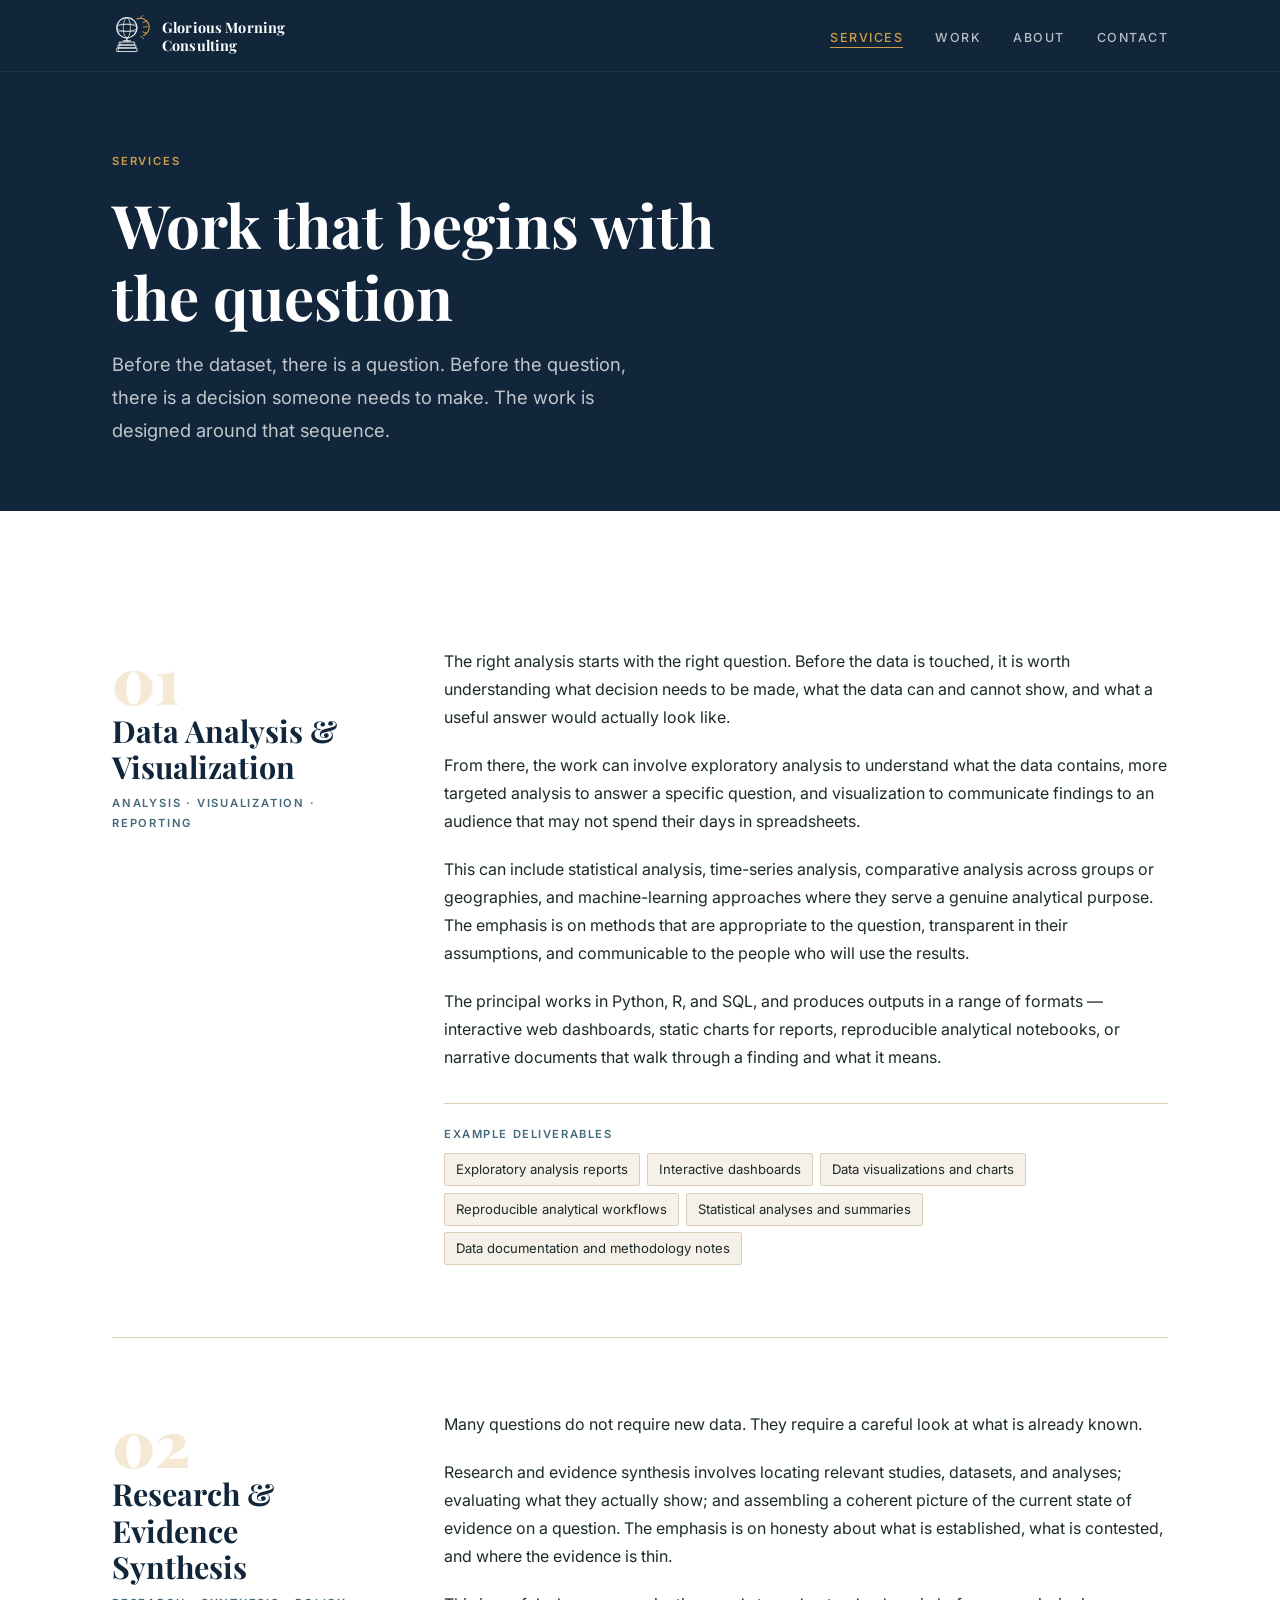
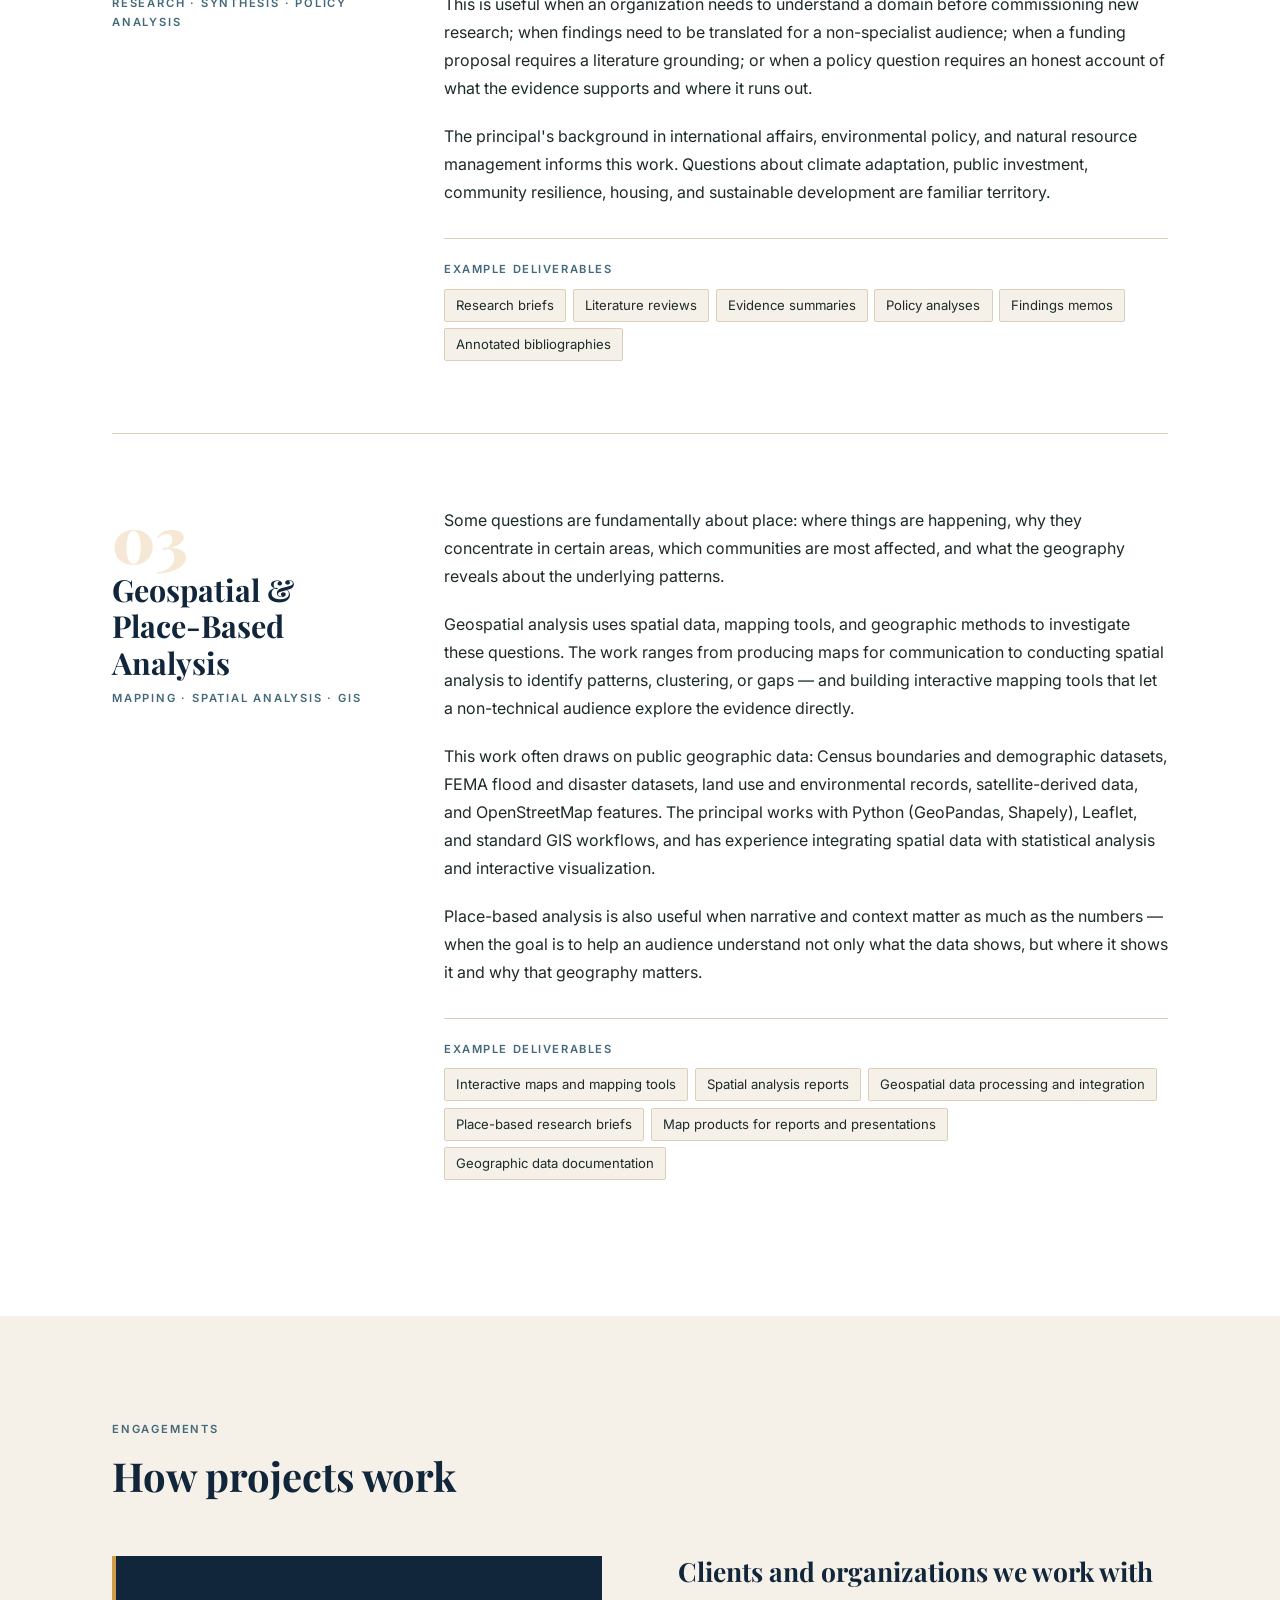
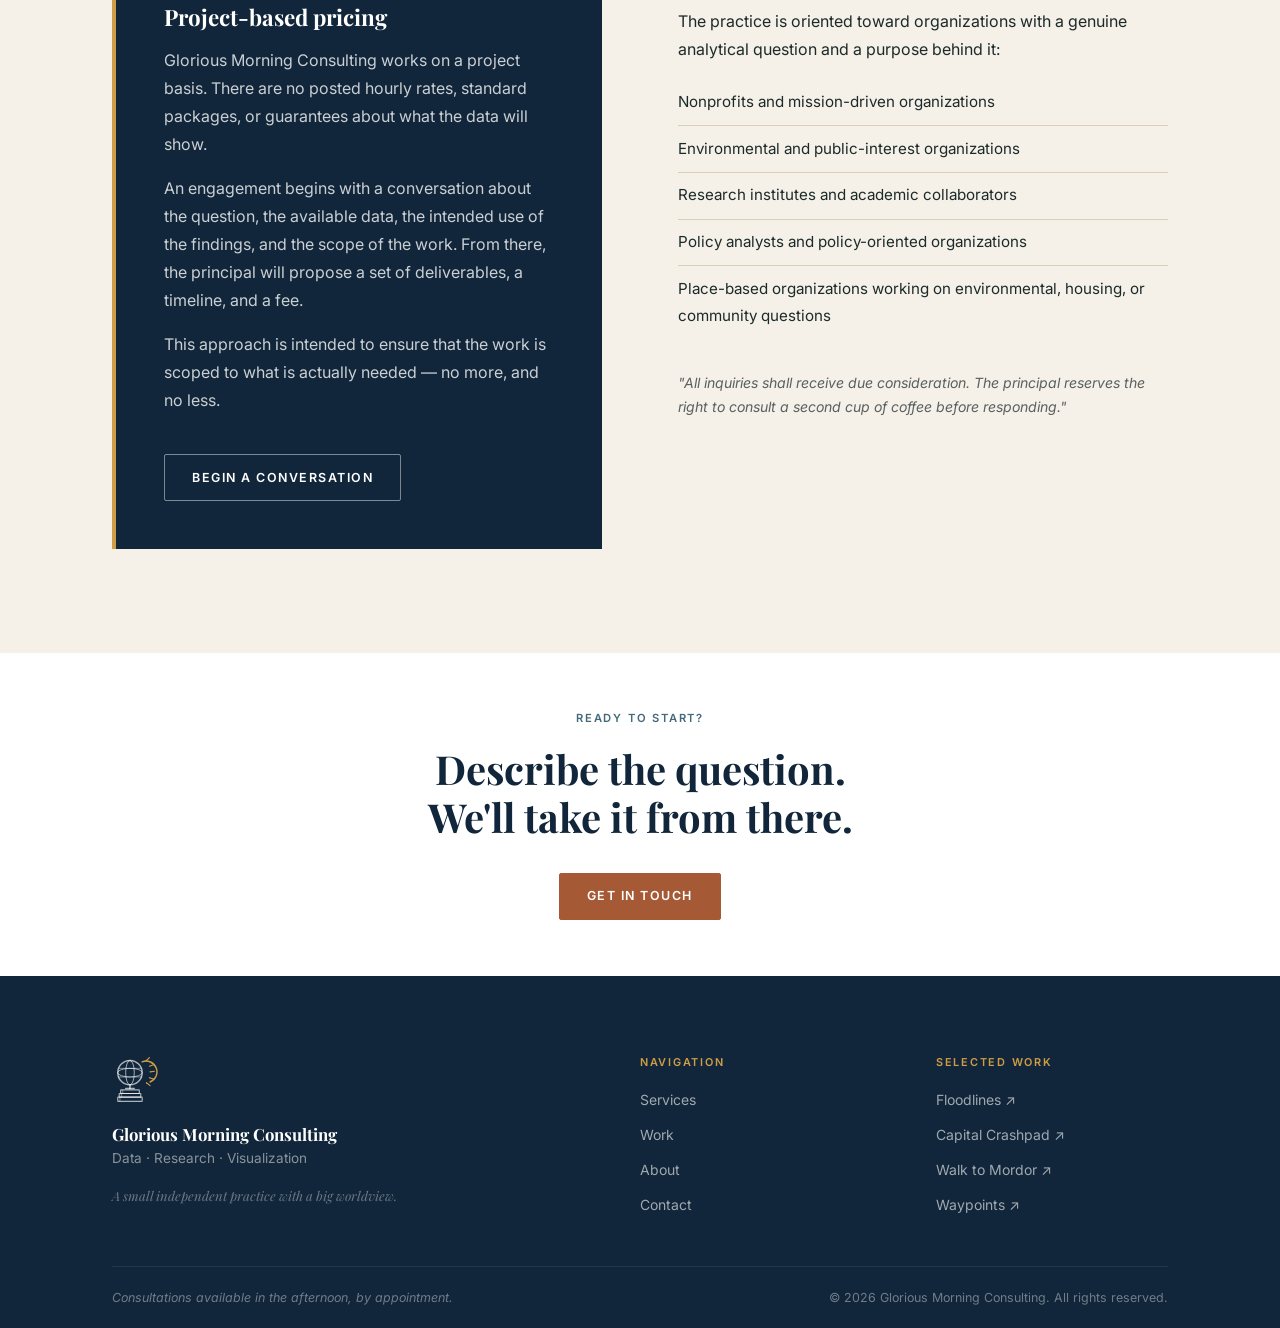
<file: services.html>
<!DOCTYPE html>
<html lang="en">
<head>
  <meta charset="UTF-8">
  <meta name="viewport" content="width=device-width, initial-scale=1.0">
  <title>Services — Glorious Morning Consulting</title>
  <meta name="description" content="Data analysis and visualization, research and evidence synthesis, and geospatial and place-based analysis. Work begins with the question, not the dataset.">
  <meta property="og:title" content="Services — Glorious Morning Consulting">
  <meta property="og:description" content="Three analytical services for organizations working to understand a complicated world.">
  <meta property="og:type" content="website">
  <link rel="icon" type="image/svg+xml" href="assets/images/emblem.svg">
  <link rel="preconnect" href="https://fonts.googleapis.com">
  <link rel="preconnect" href="https://fonts.gstatic.com" crossorigin>
  <link href="https://fonts.googleapis.com/css2?family=Playfair+Display:ital,wght@0,400;0,700;0,900;1,400;1,700&family=Inter:wght@400;500;600&display=swap" rel="stylesheet">
  <link rel="stylesheet" href="css/style.css">
</head>
<body>

  <a class="skip-link" href="#main">Skip to main content</a>

  <nav class="site-nav" aria-label="Main navigation">
    <div class="container">
      <a class="nav-brand" href="index.html" aria-label="Glorious Morning Consulting — Home">
        <svg xmlns="http://www.w3.org/2000/svg" viewBox="0 0 64 72" fill="none" aria-hidden="true">
          <g stroke="#cf9d47" stroke-linecap="round"><line x1="47" y1="7" x2="52" y2="2" stroke-width="1.6"/><line x1="52" y1="14" x2="58" y2="12" stroke-width="1.6"/><line x1="53" y1="22" x2="59" y2="21" stroke-width="1.6"/><line x1="52" y1="30" x2="58" y2="32" stroke-width="1.6"/><line x1="48" y1="37" x2="53" y2="41" stroke-width="1.6"/><path d="M 42 8 A 15 15 0 0 1 53 36" stroke-width="2" fill="none"/></g>
          <circle cx="25" cy="23" r="17" stroke="currentColor" stroke-width="2"/>
          <ellipse cx="25" cy="23" rx="17" ry="6" stroke="currentColor" stroke-width="1.3"/>
          <ellipse cx="25" cy="23" rx="6" ry="17" stroke="currentColor" stroke-width="1.3"/>
          <line x1="8.5" y1="17" x2="41.5" y2="17" stroke="currentColor" stroke-width="0.9"/>
          <line x1="8" y1="29" x2="42" y2="29" stroke="currentColor" stroke-width="0.9"/>
          <line x1="25" y1="40" x2="25" y2="45" stroke="currentColor" stroke-width="2.2" stroke-linecap="round"/>
          <line x1="19" y1="45" x2="31" y2="45" stroke="currentColor" stroke-width="2" stroke-linecap="round"/>
          <rect x="12" y="47" width="26" height="5" rx="0.5" stroke="currentColor" stroke-width="1.6"/>
          <line x1="15" y1="47" x2="15" y2="52" stroke="currentColor" stroke-width="0.9"/>
          <rect x="10" y="52" width="30" height="5" rx="0.5" stroke="currentColor" stroke-width="1.6"/>
          <line x1="13" y1="52" x2="13" y2="57" stroke="currentColor" stroke-width="0.9"/>
          <rect x="8" y="57" width="34" height="6" rx="0.5" stroke="currentColor" stroke-width="1.6"/>
          <line x1="11" y1="57" x2="11" y2="63" stroke="currentColor" stroke-width="0.9"/>
        </svg>
        <span class="nav-wordmark">Glorious Morning<br>Consulting</span>
      </a>
      <button class="nav-toggle" aria-expanded="false" aria-controls="nav-links" aria-label="Toggle navigation">☰</button>
      <ul class="nav-links" id="nav-links" role="list">
        <li><a href="services.html">Services</a></li>
        <li><a href="work.html">Work</a></li>
        <li><a href="about.html">About</a></li>
        <li><a href="contact.html">Contact</a></li>
      </ul>
    </div>
  </nav>

  <main id="main">

    <!-- ── PAGE HERO ── -->
    <header class="page-hero">
      <div class="container">
        <span class="label">Services</span>
        <h1>Work that begins with the question</h1>
        <p class="lead">Before the dataset, there is a question. Before the question, there is a decision someone needs to make. The work is designed around that sequence.</p>
      </div>
    </header>

    <!-- ── SERVICE BLOCKS ── -->
    <div class="container">
      <div class="service-blocks">

        <!-- Service 1: Data Analysis & Visualization -->
        <section class="service-block" id="analysis" aria-labelledby="service-analysis">
          <div class="service-block-inner">
            <div class="service-block-meta">
              <span class="service-num" aria-hidden="true">01</span>
              <h2 id="service-analysis">Data Analysis &amp; Visualization</h2>
              <span class="label">Analysis · Visualization · Reporting</span>
            </div>
            <div class="service-block-body">
              <p>The right analysis starts with the right question. Before the data is touched, it is worth understanding what decision needs to be made, what the data can and cannot show, and what a useful answer would actually look like.</p>
              <p>From there, the work can involve exploratory analysis to understand what the data contains, more targeted analysis to answer a specific question, and visualization to communicate findings to an audience that may not spend their days in spreadsheets.</p>
              <p>This can include statistical analysis, time-series analysis, comparative analysis across groups or geographies, and machine-learning approaches where they serve a genuine analytical purpose. The emphasis is on methods that are appropriate to the question, transparent in their assumptions, and communicable to the people who will use the results.</p>
              <p>The principal works in Python, R, and SQL, and produces outputs in a range of formats — interactive web dashboards, static charts for reports, reproducible analytical notebooks, or narrative documents that walk through a finding and what it means.</p>
              <div class="deliverables-list">
                <h4>Example deliverables</h4>
                <ul role="list">
                  <li>Exploratory analysis reports</li>
                  <li>Interactive dashboards</li>
                  <li>Data visualizations and charts</li>
                  <li>Reproducible analytical workflows</li>
                  <li>Statistical analyses and summaries</li>
                  <li>Data documentation and methodology notes</li>
                </ul>
              </div>
            </div>
          </div>
        </section>

        <!-- Service 2: Research & Evidence Synthesis -->
        <section class="service-block" id="research" aria-labelledby="service-research">
          <div class="service-block-inner">
            <div class="service-block-meta">
              <span class="service-num" aria-hidden="true">02</span>
              <h2 id="service-research">Research &amp; Evidence Synthesis</h2>
              <span class="label">Research · Synthesis · Policy Analysis</span>
            </div>
            <div class="service-block-body">
              <p>Many questions do not require new data. They require a careful look at what is already known.</p>
              <p>Research and evidence synthesis involves locating relevant studies, datasets, and analyses; evaluating what they actually show; and assembling a coherent picture of the current state of evidence on a question. The emphasis is on honesty about what is established, what is contested, and where the evidence is thin.</p>
              <p>This is useful when an organization needs to understand a domain before commissioning new research; when findings need to be translated for a non-specialist audience; when a funding proposal requires a literature grounding; or when a policy question requires an honest account of what the evidence supports and where it runs out.</p>
              <p>The principal's background in international affairs, environmental policy, and natural resource management informs this work. Questions about climate adaptation, public investment, community resilience, housing, and sustainable development are familiar territory.</p>
              <div class="deliverables-list">
                <h4>Example deliverables</h4>
                <ul role="list">
                  <li>Research briefs</li>
                  <li>Literature reviews</li>
                  <li>Evidence summaries</li>
                  <li>Policy analyses</li>
                  <li>Findings memos</li>
                  <li>Annotated bibliographies</li>
                </ul>
              </div>
            </div>
          </div>
        </section>

        <!-- Service 3: Geospatial & Place-Based Analysis -->
        <section class="service-block" id="geospatial" aria-labelledby="service-geo">
          <div class="service-block-inner">
            <div class="service-block-meta">
              <span class="service-num" aria-hidden="true">03</span>
              <h2 id="service-geo">Geospatial &amp; Place-Based Analysis</h2>
              <span class="label">Mapping · Spatial Analysis · GIS</span>
            </div>
            <div class="service-block-body">
              <p>Some questions are fundamentally about place: where things are happening, why they concentrate in certain areas, which communities are most affected, and what the geography reveals about the underlying patterns.</p>
              <p>Geospatial analysis uses spatial data, mapping tools, and geographic methods to investigate these questions. The work ranges from producing maps for communication to conducting spatial analysis to identify patterns, clustering, or gaps — and building interactive mapping tools that let a non-technical audience explore the evidence directly.</p>
              <p>This work often draws on public geographic data: Census boundaries and demographic datasets, FEMA flood and disaster datasets, land use and environmental records, satellite-derived data, and OpenStreetMap features. The principal works with Python (GeoPandas, Shapely), Leaflet, and standard GIS workflows, and has experience integrating spatial data with statistical analysis and interactive visualization.</p>
              <p>Place-based analysis is also useful when narrative and context matter as much as the numbers — when the goal is to help an audience understand not only what the data shows, but where it shows it and why that geography matters.</p>
              <div class="deliverables-list">
                <h4>Example deliverables</h4>
                <ul role="list">
                  <li>Interactive maps and mapping tools</li>
                  <li>Spatial analysis reports</li>
                  <li>Geospatial data processing and integration</li>
                  <li>Place-based research briefs</li>
                  <li>Map products for reports and presentations</li>
                  <li>Geographic data documentation</li>
                </ul>
              </div>
            </div>
          </div>
        </section>

      </div><!-- /.service-blocks -->
    </div><!-- /.container -->

    <!-- ── PRICING ── -->
    <section class="section section--parchment" aria-labelledby="pricing-heading">
      <div class="container">
        <div class="section-head">
          <span class="label">Engagements</span>
          <h2 id="pricing-heading">How projects work</h2>
        </div>
        <div class="split">
          <div class="pricing-note">
            <h3>Project-based pricing</h3>
            <p>Glorious Morning Consulting works on a project basis. There are no posted hourly rates, standard packages, or guarantees about what the data will show.</p>
            <p>An engagement begins with a conversation about the question, the available data, the intended use of the findings, and the scope of the work. From there, the principal will propose a set of deliverables, a timeline, and a fee.</p>
            <p>This approach is intended to ensure that the work is scoped to what is actually needed — no more, and no less.</p>
            <a href="contact.html" class="btn btn-outline-light">Begin a Conversation</a>
          </div>
          <div>
            <h3 style="margin-bottom: 1.25rem;">Clients and organizations we work with</h3>
            <p>The practice is oriented toward organizations with a genuine analytical question and a purpose behind it:</p>
            <ul style="list-style: none; padding-left: 0; margin-top: 1rem;">
              <li style="padding: 0.6rem 0; border-bottom: 1px solid var(--cream); font-size: 0.95rem;">Nonprofits and mission-driven organizations</li>
              <li style="padding: 0.6rem 0; border-bottom: 1px solid var(--cream); font-size: 0.95rem;">Environmental and public-interest organizations</li>
              <li style="padding: 0.6rem 0; border-bottom: 1px solid var(--cream); font-size: 0.95rem;">Research institutes and academic collaborators</li>
              <li style="padding: 0.6rem 0; border-bottom: 1px solid var(--cream); font-size: 0.95rem;">Policy analysts and policy-oriented organizations</li>
              <li style="padding: 0.6rem 0; font-size: 0.95rem;">Place-based organizations working on environmental, housing, or community questions</li>
            </ul>
            <p class="mt-4" style="font-size: 0.88rem; color: var(--muted); font-style: italic;">"All inquiries shall receive due consideration. The principal reserves the right to consult a second cup of coffee before responding."</p>
          </div>
        </div>
      </div>
    </section>

    <!-- ── CTA ── -->
    <section class="section--sm">
      <div class="container text-center">
        <span class="label">Ready to start?</span>
        <h2 class="mt-2" style="max-width: 460px; margin-left: auto; margin-right: auto;">Describe the question. We'll take it from there.</h2>
        <a href="contact.html" class="btn btn-primary mt-4">Get in Touch</a>
      </div>
    </section>

  </main>

  <footer class="site-footer" aria-label="Site footer">
    <div class="container">
      <div class="footer-top">
        <div class="footer-brand">
          <svg xmlns="http://www.w3.org/2000/svg" viewBox="0 0 64 72" fill="none" aria-hidden="true">
            <g stroke="#cf9d47" stroke-linecap="round"><line x1="47" y1="7" x2="52" y2="2" stroke-width="1.6"/><line x1="52" y1="14" x2="58" y2="12" stroke-width="1.6"/><line x1="53" y1="22" x2="59" y2="21" stroke-width="1.6"/><line x1="52" y1="30" x2="58" y2="32" stroke-width="1.6"/><line x1="48" y1="37" x2="53" y2="41" stroke-width="1.6"/><path d="M 42 8 A 15 15 0 0 1 53 36" stroke-width="2" fill="none"/></g>
            <circle cx="25" cy="23" r="17" stroke="currentColor" stroke-width="2"/>
            <ellipse cx="25" cy="23" rx="17" ry="6" stroke="currentColor" stroke-width="1.3"/>
            <ellipse cx="25" cy="23" rx="6" ry="17" stroke="currentColor" stroke-width="1.3"/>
            <line x1="8.5" y1="17" x2="41.5" y2="17" stroke="currentColor" stroke-width="0.9"/>
            <line x1="8" y1="29" x2="42" y2="29" stroke="currentColor" stroke-width="0.9"/>
            <line x1="25" y1="40" x2="25" y2="45" stroke="currentColor" stroke-width="2.2" stroke-linecap="round"/>
            <line x1="19" y1="45" x2="31" y2="45" stroke="currentColor" stroke-width="2" stroke-linecap="round"/>
            <rect x="12" y="47" width="26" height="5" rx="0.5" stroke="currentColor" stroke-width="1.6"/>
            <line x1="15" y1="47" x2="15" y2="52" stroke="currentColor" stroke-width="0.9"/>
            <rect x="10" y="52" width="30" height="5" rx="0.5" stroke="currentColor" stroke-width="1.6"/>
            <line x1="13" y1="52" x2="13" y2="57" stroke="currentColor" stroke-width="0.9"/>
            <rect x="8" y="57" width="34" height="6" rx="0.5" stroke="currentColor" stroke-width="1.6"/>
            <line x1="11" y1="57" x2="11" y2="63" stroke="currentColor" stroke-width="0.9"/>
          </svg>
          <h3>Glorious Morning Consulting</h3>
          <p>Data · Research · Visualization</p>
          <p class="tagline">A small independent practice with a big worldview.</p>
        </div>
        <nav class="footer-col" aria-label="Footer navigation">
          <h4>Navigation</h4>
          <ul role="list">
            <li><a href="services.html">Services</a></li>
            <li><a href="work.html">Work</a></li>
            <li><a href="about.html">About</a></li>
            <li><a href="contact.html">Contact</a></li>
          </ul>
        </nav>
        <nav class="footer-col" aria-label="Selected work">
          <h4>Selected Work</h4>
          <ul role="list">
            <li><a href="https://johbry17.github.io/Floodlines/" target="_blank" rel="noopener noreferrer">Floodlines ↗</a></li>
            <li><a href="https://johbry17.github.io/Capital-Crashpad/" target="_blank" rel="noopener noreferrer">Capital Crashpad ↗</a></li>
            <li><a href="https://johbry17.github.io/Walk-to-Mordor/static/" target="_blank" rel="noopener noreferrer">Walk to Mordor ↗</a></li>
            <li><a href="https://johbry17.github.io/Waypoints/" target="_blank" rel="noopener noreferrer">Waypoints ↗</a></li>
          </ul>
        </nav>
      </div>
      <div class="footer-bottom">
        <span class="quirk">Consultations available in the afternoon, by appointment.</span>
        <span>© 2026 Glorious Morning Consulting. All rights reserved.</span>
      </div>
    </div>
  </footer>

  <script src="js/main.js"></script>
</body>
</html>
</file>
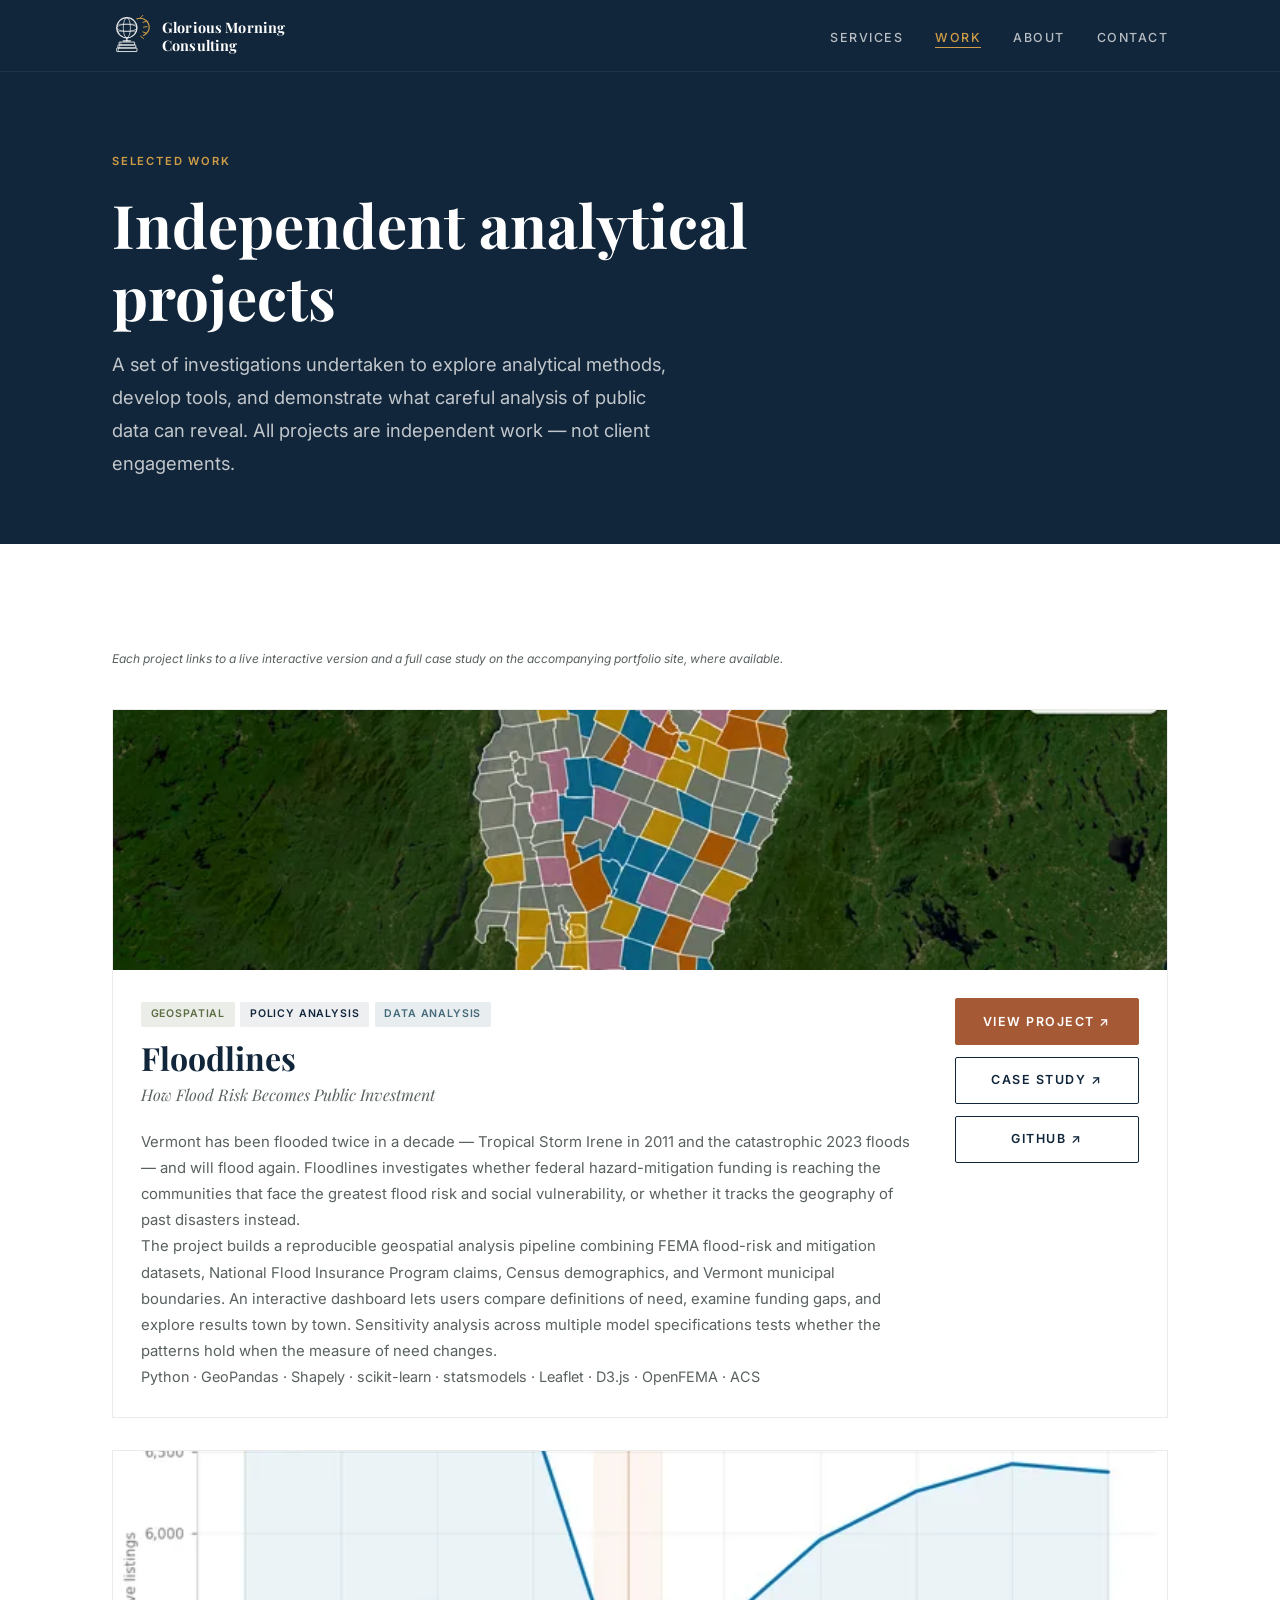
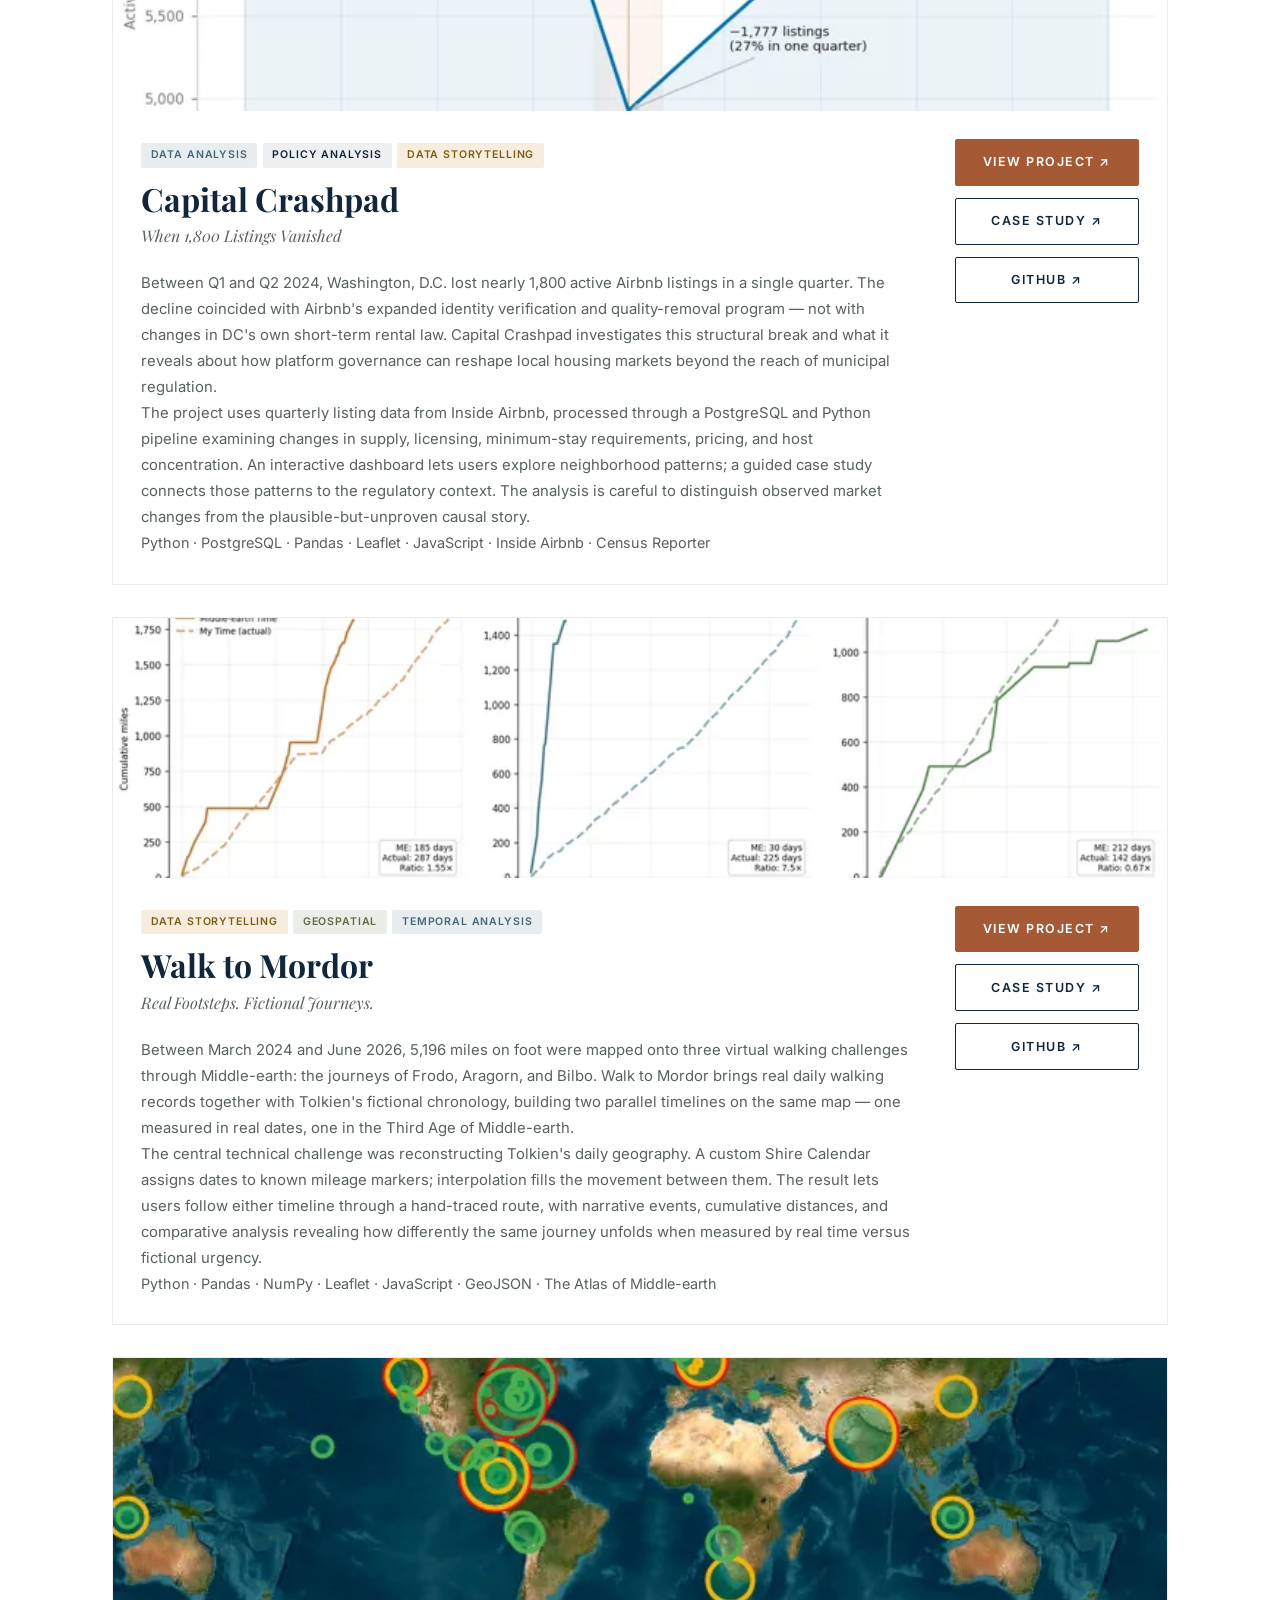
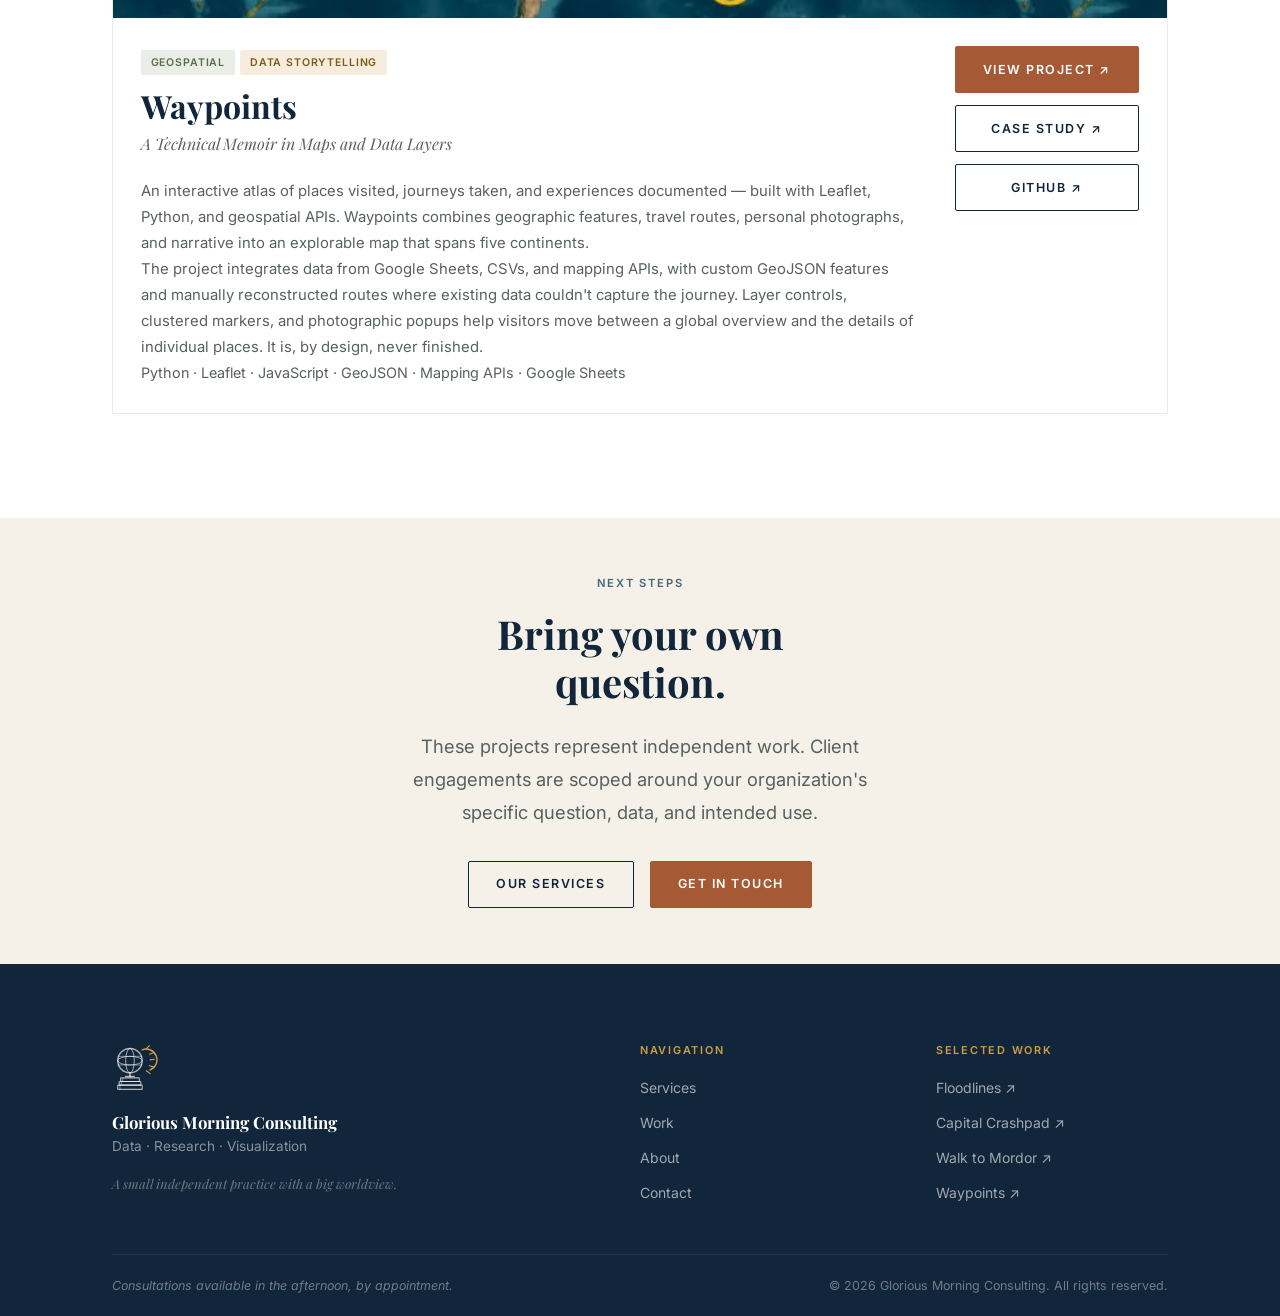
<file: work.html>
<!DOCTYPE html>
<html lang="en">
<head>
  <meta charset="UTF-8">
  <meta name="viewport" content="width=device-width, initial-scale=1.0">
  <title>Selected Work — Glorious Morning Consulting</title>
  <meta name="description" content="Independent analytical projects including Floodlines (Vermont flood risk), Capital Crashpad (DC short-term rentals), Walk to Mordor, and Waypoints.">
  <meta property="og:title" content="Selected Work — Glorious Morning Consulting">
  <meta property="og:description" content="A collection of independent analytical projects in geospatial research, data storytelling, and policy analysis.">
  <meta property="og:type" content="website">
  <link rel="icon" type="image/svg+xml" href="assets/images/emblem.svg">
  <link rel="preconnect" href="https://fonts.googleapis.com">
  <link rel="preconnect" href="https://fonts.gstatic.com" crossorigin>
  <link href="https://fonts.googleapis.com/css2?family=Playfair+Display:ital,wght@0,400;0,700;0,900;1,400;1,700&family=Inter:wght@400;500;600&display=swap" rel="stylesheet">
  <link rel="stylesheet" href="css/style.css">
</head>
<body>

  <a class="skip-link" href="#main">Skip to main content</a>

  <nav class="site-nav" aria-label="Main navigation">
    <div class="container">
      <a class="nav-brand" href="index.html" aria-label="Glorious Morning Consulting — Home">
        <svg xmlns="http://www.w3.org/2000/svg" viewBox="0 0 64 72" fill="none" aria-hidden="true">
          <g stroke="#cf9d47" stroke-linecap="round"><line x1="47" y1="7" x2="52" y2="2" stroke-width="1.6"/><line x1="52" y1="14" x2="58" y2="12" stroke-width="1.6"/><line x1="53" y1="22" x2="59" y2="21" stroke-width="1.6"/><line x1="52" y1="30" x2="58" y2="32" stroke-width="1.6"/><line x1="48" y1="37" x2="53" y2="41" stroke-width="1.6"/><path d="M 42 8 A 15 15 0 0 1 53 36" stroke-width="2" fill="none"/></g>
          <circle cx="25" cy="23" r="17" stroke="currentColor" stroke-width="2"/>
          <ellipse cx="25" cy="23" rx="17" ry="6" stroke="currentColor" stroke-width="1.3"/>
          <ellipse cx="25" cy="23" rx="6" ry="17" stroke="currentColor" stroke-width="1.3"/>
          <line x1="8.5" y1="17" x2="41.5" y2="17" stroke="currentColor" stroke-width="0.9"/>
          <line x1="8" y1="29" x2="42" y2="29" stroke="currentColor" stroke-width="0.9"/>
          <line x1="25" y1="40" x2="25" y2="45" stroke="currentColor" stroke-width="2.2" stroke-linecap="round"/>
          <line x1="19" y1="45" x2="31" y2="45" stroke="currentColor" stroke-width="2" stroke-linecap="round"/>
          <rect x="12" y="47" width="26" height="5" rx="0.5" stroke="currentColor" stroke-width="1.6"/>
          <line x1="15" y1="47" x2="15" y2="52" stroke="currentColor" stroke-width="0.9"/>
          <rect x="10" y="52" width="30" height="5" rx="0.5" stroke="currentColor" stroke-width="1.6"/>
          <line x1="13" y1="52" x2="13" y2="57" stroke="currentColor" stroke-width="0.9"/>
          <rect x="8" y="57" width="34" height="6" rx="0.5" stroke="currentColor" stroke-width="1.6"/>
          <line x1="11" y1="57" x2="11" y2="63" stroke="currentColor" stroke-width="0.9"/>
        </svg>
        <span class="nav-wordmark">Glorious Morning<br>Consulting</span>
      </a>
      <button class="nav-toggle" aria-expanded="false" aria-controls="nav-links" aria-label="Toggle navigation">☰</button>
      <ul class="nav-links" id="nav-links" role="list">
        <li><a href="services.html">Services</a></li>
        <li><a href="work.html">Work</a></li>
        <li><a href="about.html">About</a></li>
        <li><a href="contact.html">Contact</a></li>
      </ul>
    </div>
  </nav>

  <main id="main">

    <!-- ── PAGE HERO ── -->
    <header class="page-hero">
      <div class="container">
        <span class="label">Selected Work</span>
        <h1>Independent analytical projects</h1>
        <p class="lead">A set of investigations undertaken to explore analytical methods, develop tools, and demonstrate what careful analysis of public data can reveal. All projects are independent work — not client engagements.</p>
      </div>
    </header>

    <!-- ── PROJECTS ── -->
    <section class="section">
      <div class="container">

        <p class="project-note" style="margin-bottom: 2.5rem;">Each project links to a live interactive version and a full case study on the accompanying portfolio site, where available.</p>

        <!-- Project: Floodlines -->
        <article class="project-card" style="margin-bottom: 2rem;" aria-labelledby="proj-floodlines">
          <div class="project-card-thumb project-card-thumb--work">
            <img src="assets/thumbnails/floodlines-thumb.webp"
                 alt="Choropleth map of Vermont classifying towns by flood risk and FEMA hazard-mitigation funding alignment, with categories ranging from underserved to historically invested"
                 width="720" height="480">
          </div>
          <div class="project-card-body" style="flex-direction: row; gap: 2.5rem; align-items: start; flex-wrap: wrap;">
            <div style="flex: 1; min-width: 280px;">
              <div class="project-tags" style="margin-bottom: 0.75rem;">
                <span class="tag tag--geo">Geospatial</span>
                <span class="tag tag--policy">Policy Analysis</span>
                <span class="tag tag--data">Data Analysis</span>
              </div>
              <h2 id="proj-floodlines" style="font-size: clamp(1.4rem, 3vw, 2rem); margin-bottom: 0.25rem;">Floodlines</h2>
              <p class="project-sub" style="margin-bottom: 1.25rem; font-size: 1rem;">How Flood Risk Becomes Public Investment</p>
              <p>Vermont has been flooded twice in a decade — Tropical Storm Irene in 2011 and the catastrophic 2023 floods — and will flood again. Floodlines investigates whether federal hazard-mitigation funding is reaching the communities that face the greatest flood risk and social vulnerability, or whether it tracks the geography of past disasters instead.</p>
              <p>The project builds a reproducible geospatial analysis pipeline combining FEMA flood-risk and mitigation datasets, National Flood Insurance Program claims, Census demographics, and Vermont municipal boundaries. An interactive dashboard lets users compare definitions of need, examine funding gaps, and explore results town by town. Sensitivity analysis across multiple model specifications tests whether the patterns hold when the measure of need changes.</p>
              <p style="font-size: 0.9rem; color: var(--muted);">Python · GeoPandas · Shapely · scikit-learn · statsmodels · Leaflet · D3.js · OpenFEMA · ACS</p>
            </div>
            <div style="flex: 0 0 auto; display: flex; flex-direction: column; gap: 0.75rem; min-width: 180px;">
              <a href="https://johbry17.github.io/Floodlines/" target="_blank" rel="noopener noreferrer" class="btn btn-primary" style="width: 100%; justify-content: center;">View Project ↗</a>
              <a href="https://informedwanderer.com/workshop/floodlines.html" target="_blank" rel="noopener noreferrer" class="btn btn-outline" style="width: 100%; justify-content: center;">Case Study ↗</a>
              <a href="https://github.com/johbry17/Floodlines" target="_blank" rel="noopener noreferrer" class="btn btn-outline" style="width: 100%; justify-content: center;">GitHub ↗</a>
            </div>
          </div>
        </article>

        <!-- Project: Capital Crashpad -->
        <article class="project-card" style="margin-bottom: 2rem;" aria-labelledby="proj-crashpad">
          <div class="project-card-thumb project-card-thumb--work">
            <img src="assets/thumbnails/capital-crashpad-thumb.webp"
                 alt="Line chart showing Washington DC Airbnb active listing counts dropping by roughly 1,800 in Q2 2024 following Airbnb's expanded identity verification and quality-removal program"
                 width="720" height="331" loading="lazy">
          </div>
          <div class="project-card-body" style="flex-direction: row; gap: 2.5rem; align-items: start; flex-wrap: wrap;">
            <div style="flex: 1; min-width: 280px;">
              <div class="project-tags" style="margin-bottom: 0.75rem;">
                <span class="tag tag--data">Data Analysis</span>
                <span class="tag tag--policy">Policy Analysis</span>
                <span class="tag tag--story">Data Storytelling</span>
              </div>
              <h2 id="proj-crashpad" style="font-size: clamp(1.4rem, 3vw, 2rem); margin-bottom: 0.25rem;">Capital Crashpad</h2>
              <p class="project-sub" style="margin-bottom: 1.25rem; font-size: 1rem;">When 1,800 Listings Vanished</p>
              <p>Between Q1 and Q2 2024, Washington, D.C. lost nearly 1,800 active Airbnb listings in a single quarter. The decline coincided with Airbnb's expanded identity verification and quality-removal program — not with changes in DC's own short-term rental law. Capital Crashpad investigates this structural break and what it reveals about how platform governance can reshape local housing markets beyond the reach of municipal regulation.</p>
              <p>The project uses quarterly listing data from Inside Airbnb, processed through a PostgreSQL and Python pipeline examining changes in supply, licensing, minimum-stay requirements, pricing, and host concentration. An interactive dashboard lets users explore neighborhood patterns; a guided case study connects those patterns to the regulatory context. The analysis is careful to distinguish observed market changes from the plausible-but-unproven causal story.</p>
              <p style="font-size: 0.9rem; color: var(--muted);">Python · PostgreSQL · Pandas · Leaflet · JavaScript · Inside Airbnb · Census Reporter</p>
            </div>
            <div style="flex: 0 0 auto; display: flex; flex-direction: column; gap: 0.75rem; min-width: 180px;">
              <a href="https://johbry17.github.io/Capital-Crashpad/" target="_blank" rel="noopener noreferrer" class="btn btn-primary" style="width: 100%; justify-content: center;">View Project ↗</a>
              <a href="https://informedwanderer.com/workshop/capital-crashpad.html" target="_blank" rel="noopener noreferrer" class="btn btn-outline" style="width: 100%; justify-content: center;">Case Study ↗</a>
              <a href="https://github.com/johbry17/Capital-Crashpad" target="_blank" rel="noopener noreferrer" class="btn btn-outline" style="width: 100%; justify-content: center;">GitHub ↗</a>
            </div>
          </div>
        </article>

        <!-- Project: Walk to Mordor -->
        <article class="project-card" style="margin-bottom: 2rem;" aria-labelledby="proj-mordor">
          <div class="project-card-thumb project-card-thumb--work">
            <img src="assets/thumbnails/walk-to-mordor-thumb.webp"
                 alt="Three-panel dual-clock chart comparing cumulative real walking miles against fictional Middle-earth journey distances for Frodo, Aragorn, and Bilbo"
                 width="720" height="286" loading="lazy">
          </div>
          <div class="project-card-body" style="flex-direction: row; gap: 2.5rem; align-items: start; flex-wrap: wrap;">
            <div style="flex: 1; min-width: 280px;">
              <div class="project-tags" style="margin-bottom: 0.75rem;">
                <span class="tag tag--story">Data Storytelling</span>
                <span class="tag tag--geo">Geospatial</span>
                <span class="tag tag--data">Temporal Analysis</span>
              </div>
              <h2 id="proj-mordor" style="font-size: clamp(1.4rem, 3vw, 2rem); margin-bottom: 0.25rem;">Walk to Mordor</h2>
              <p class="project-sub" style="margin-bottom: 1.25rem; font-size: 1rem;">Real Footsteps. Fictional Journeys.</p>
              <p>Between March 2024 and June 2026, 5,196 miles on foot were mapped onto three virtual walking challenges through Middle-earth: the journeys of Frodo, Aragorn, and Bilbo. Walk to Mordor brings real daily walking records together with Tolkien's fictional chronology, building two parallel timelines on the same map — one measured in real dates, one in the Third Age of Middle-earth.</p>
              <p>The central technical challenge was reconstructing Tolkien's daily geography. A custom Shire Calendar assigns dates to known mileage markers; interpolation fills the movement between them. The result lets users follow either timeline through a hand-traced route, with narrative events, cumulative distances, and comparative analysis revealing how differently the same journey unfolds when measured by real time versus fictional urgency.</p>
              <p style="font-size: 0.9rem; color: var(--muted);">Python · Pandas · NumPy · Leaflet · JavaScript · GeoJSON · The Atlas of Middle-earth</p>
            </div>
            <div style="flex: 0 0 auto; display: flex; flex-direction: column; gap: 0.75rem; min-width: 180px;">
              <a href="https://johbry17.github.io/Walk-to-Mordor/static/" target="_blank" rel="noopener noreferrer" class="btn btn-primary" style="width: 100%; justify-content: center;">View Project ↗</a>
              <a href="https://informedwanderer.com/workshop/walk-to-mordor.html" target="_blank" rel="noopener noreferrer" class="btn btn-outline" style="width: 100%; justify-content: center;">Case Study ↗</a>
              <a href="https://github.com/johbry17/Walk-to-Mordor" target="_blank" rel="noopener noreferrer" class="btn btn-outline" style="width: 100%; justify-content: center;">GitHub ↗</a>
            </div>
          </div>
        </article>

        <!-- Project: Waypoints -->
        <article class="project-card" aria-labelledby="proj-waypoints">
          <div class="project-card-thumb project-card-thumb--work">
            <img src="assets/thumbnails/waypoints-thumb.webp"
                 alt="Interactive world map showing travel waypoints and routes across multiple continents, with clustered markers representing residences, academic sites, and other locations"
                 width="654" height="486" loading="lazy">
          </div>
          <div class="project-card-body" style="flex-direction: row; gap: 2.5rem; align-items: start; flex-wrap: wrap;">
            <div style="flex: 1; min-width: 280px;">
              <div class="project-tags" style="margin-bottom: 0.75rem;">
                <span class="tag tag--geo">Geospatial</span>
                <span class="tag tag--story">Data Storytelling</span>
              </div>
              <h2 id="proj-waypoints" style="font-size: clamp(1.4rem, 3vw, 2rem); margin-bottom: 0.25rem;">Waypoints</h2>
              <p class="project-sub" style="margin-bottom: 1.25rem; font-size: 1rem;">A Technical Memoir in Maps and Data Layers</p>
              <p>An interactive atlas of places visited, journeys taken, and experiences documented — built with Leaflet, Python, and geospatial APIs. Waypoints combines geographic features, travel routes, personal photographs, and narrative into an explorable map that spans five continents.</p>
              <p>The project integrates data from Google Sheets, CSVs, and mapping APIs, with custom GeoJSON features and manually reconstructed routes where existing data couldn't capture the journey. Layer controls, clustered markers, and photographic popups help visitors move between a global overview and the details of individual places. It is, by design, never finished.</p>
              <p style="font-size: 0.9rem; color: var(--muted);">Python · Leaflet · JavaScript · GeoJSON · Mapping APIs · Google Sheets</p>
            </div>
            <div style="flex: 0 0 auto; display: flex; flex-direction: column; gap: 0.75rem; min-width: 180px;">
              <a href="https://johbry17.github.io/Waypoints/" target="_blank" rel="noopener noreferrer" class="btn btn-primary" style="width: 100%; justify-content: center;">View Project ↗</a>
              <a href="https://informedwanderer.com/workshop/waypoints.html" target="_blank" rel="noopener noreferrer" class="btn btn-outline" style="width: 100%; justify-content: center;">Case Study ↗</a>
              <a href="https://github.com/johbry17/Waypoints" target="_blank" rel="noopener noreferrer" class="btn btn-outline" style="width: 100%; justify-content: center;">GitHub ↗</a>
            </div>
          </div>
        </article>

      </div>
    </section>

    <!-- ── CTA ── -->
    <section class="section--sm section--parchment">
      <div class="container text-center">
        <span class="label">Next steps</span>
        <h2 class="mt-2" style="max-width: 460px; margin-left: auto; margin-right: auto;">Bring your own question.</h2>
        <p class="lead mt-3" style="max-width: 480px; margin-left: auto; margin-right: auto;">These projects represent independent work. Client engagements are scoped around your organization's specific question, data, and intended use.</p>
        <div style="display: flex; gap: 1rem; justify-content: center; flex-wrap: wrap; margin-top: 2rem;">
          <a href="services.html" class="btn btn-outline">Our Services</a>
          <a href="contact.html" class="btn btn-primary">Get in Touch</a>
        </div>
      </div>
    </section>

  </main>

  <footer class="site-footer" aria-label="Site footer">
    <div class="container">
      <div class="footer-top">
        <div class="footer-brand">
          <svg xmlns="http://www.w3.org/2000/svg" viewBox="0 0 64 72" fill="none" aria-hidden="true">
            <g stroke="#cf9d47" stroke-linecap="round"><line x1="47" y1="7" x2="52" y2="2" stroke-width="1.6"/><line x1="52" y1="14" x2="58" y2="12" stroke-width="1.6"/><line x1="53" y1="22" x2="59" y2="21" stroke-width="1.6"/><line x1="52" y1="30" x2="58" y2="32" stroke-width="1.6"/><line x1="48" y1="37" x2="53" y2="41" stroke-width="1.6"/><path d="M 42 8 A 15 15 0 0 1 53 36" stroke-width="2" fill="none"/></g>
            <circle cx="25" cy="23" r="17" stroke="currentColor" stroke-width="2"/>
            <ellipse cx="25" cy="23" rx="17" ry="6" stroke="currentColor" stroke-width="1.3"/>
            <ellipse cx="25" cy="23" rx="6" ry="17" stroke="currentColor" stroke-width="1.3"/>
            <line x1="8.5" y1="17" x2="41.5" y2="17" stroke="currentColor" stroke-width="0.9"/>
            <line x1="8" y1="29" x2="42" y2="29" stroke="currentColor" stroke-width="0.9"/>
            <line x1="25" y1="40" x2="25" y2="45" stroke="currentColor" stroke-width="2.2" stroke-linecap="round"/>
            <line x1="19" y1="45" x2="31" y2="45" stroke="currentColor" stroke-width="2" stroke-linecap="round"/>
            <rect x="12" y="47" width="26" height="5" rx="0.5" stroke="currentColor" stroke-width="1.6"/>
            <line x1="15" y1="47" x2="15" y2="52" stroke="currentColor" stroke-width="0.9"/>
            <rect x="10" y="52" width="30" height="5" rx="0.5" stroke="currentColor" stroke-width="1.6"/>
            <line x1="13" y1="52" x2="13" y2="57" stroke="currentColor" stroke-width="0.9"/>
            <rect x="8" y="57" width="34" height="6" rx="0.5" stroke="currentColor" stroke-width="1.6"/>
            <line x1="11" y1="57" x2="11" y2="63" stroke="currentColor" stroke-width="0.9"/>
          </svg>
          <h3>Glorious Morning Consulting</h3>
          <p>Data · Research · Visualization</p>
          <p class="tagline">A small independent practice with a big worldview.</p>
        </div>
        <nav class="footer-col" aria-label="Footer navigation">
          <h4>Navigation</h4>
          <ul role="list">
            <li><a href="services.html">Services</a></li>
            <li><a href="work.html">Work</a></li>
            <li><a href="about.html">About</a></li>
            <li><a href="contact.html">Contact</a></li>
          </ul>
        </nav>
        <nav class="footer-col" aria-label="Selected work">
          <h4>Selected Work</h4>
          <ul role="list">
            <li><a href="https://johbry17.github.io/Floodlines/" target="_blank" rel="noopener noreferrer">Floodlines ↗</a></li>
            <li><a href="https://johbry17.github.io/Capital-Crashpad/" target="_blank" rel="noopener noreferrer">Capital Crashpad ↗</a></li>
            <li><a href="https://johbry17.github.io/Walk-to-Mordor/static/" target="_blank" rel="noopener noreferrer">Walk to Mordor ↗</a></li>
            <li><a href="https://johbry17.github.io/Waypoints/" target="_blank" rel="noopener noreferrer">Waypoints ↗</a></li>
          </ul>
        </nav>
      </div>
      <div class="footer-bottom">
        <span class="quirk">Consultations available in the afternoon, by appointment.</span>
        <span>© 2026 Glorious Morning Consulting. All rights reserved.</span>
      </div>
    </div>
  </footer>

  <script src="js/main.js"></script>
</body>
</html>
</file>
<file: css/style.css>
/* ============================================================
   GLORIOUS MORNING CONSULTING — Main Stylesheet
   ============================================================ */

/* --- Design Tokens ---------------------------------------- */
:root {
  --navy:        #11263a;
  --teal:        #44697a;
  --sage:        #5c6e43;
  --gold:        #cf9d47;
  --terracotta:  #a55935;
  --cream:       #dbcfb9;
  --parchment:   #f5f0e8;
  --white:       #ffffff;
  --text:        #1c2b2a;
  --muted:       #596060;

  --ff-display:  'Playfair Display', Georgia, 'Times New Roman', serif;
  --ff-body:     'Inter', system-ui, -apple-system, sans-serif;

  --max-w:  1120px;
  --gap:    clamp(1.5rem, 4vw, 2.5rem);
  --nav-h:  72px;
  --radius: 2px;
}

/* --- Reset ------------------------------------------------- */
*, *::before, *::after { box-sizing: border-box; margin: 0; padding: 0; }
html { scroll-behavior: smooth; -webkit-text-size-adjust: 100%; }
body {
  font-family: var(--ff-body);
  font-size: 1rem;
  line-height: 1.75;
  color: var(--text);
  background: var(--white);
}
img, svg { max-width: 100%; height: auto; display: block; }
a {
  color: var(--teal);
  text-decoration: underline;
  text-underline-offset: 3px;
}
a:hover { color: var(--navy); }
a:focus-visible {
  outline: 2px solid var(--gold);
  outline-offset: 3px;
  border-radius: 2px;
}
p { margin-bottom: 1em; }
p:last-child { margin-bottom: 0; }
ul, ol { padding-left: 1.5em; }
ul[role="list"], ol[role="list"] { list-style: none; padding-left: 0; }

/* --- Skip Link -------------------------------------------- */
.skip-link {
  position: absolute;
  top: -100%;
  left: 1rem;
  z-index: 200;
  background: var(--gold);
  color: var(--navy);
  font-weight: 600;
  font-size: 0.875rem;
  padding: 0.5rem 1rem;
  text-decoration: none;
  border-radius: var(--radius);
  transition: top 0.15s;
}
.skip-link:focus { top: 1rem; }

/* --- Typography ------------------------------------------- */
h1, h2, h3, h4, h5 {
  font-family: var(--ff-display);
  line-height: 1.2;
  color: var(--navy);
  font-weight: 700;
}
h1 { font-size: clamp(2.2rem, 5vw, 3.75rem); }
h2 { font-size: clamp(1.65rem, 3.5vw, 2.5rem); }
h3 { font-size: clamp(1.2rem, 2.5vw, 1.65rem); }
h4 { font-size: 1.05rem; }

.label {
  display: block;
  font-family: var(--ff-body);
  font-size: 0.7rem;
  font-weight: 600;
  letter-spacing: 0.16em;
  text-transform: uppercase;
  color: var(--teal);
}
.lead {
  font-size: clamp(1rem, 2vw, 1.15rem);
  line-height: 1.8;
  color: var(--muted);
}
blockquote {
  font-family: var(--ff-display);
  font-size: clamp(1.1rem, 2.5vw, 1.35rem);
  font-style: italic;
  line-height: 1.6;
}

/* --- Layout ----------------------------------------------- */
.container {
  max-width: var(--max-w);
  margin: 0 auto;
  padding: 0 clamp(1rem, 5vw, 2rem);
}
.section        { padding: clamp(3.5rem, 9vw, 6.5rem) 0; }
.section--sm    { padding: clamp(2rem, 5vw, 3.5rem) 0; }
.section--dark      { background: var(--navy); }
.section--parchment { background: var(--parchment); }
.section--cream     { background: var(--cream); }

.section--dark h2,
.section--dark h3,
.section--dark h4    { color: var(--white); }
.section--dark .label { color: var(--gold); }
.section--dark p      { color: rgba(255,255,255,0.78); }

.grid-2 { display: grid; grid-template-columns: repeat(2, 1fr); gap: var(--gap); }
.grid-3 { display: grid; grid-template-columns: repeat(3, 1fr); gap: var(--gap); }

@media (max-width: 900px) { .grid-3 { grid-template-columns: 1fr 1fr; } }
@media (max-width: 640px) { .grid-2, .grid-3 { grid-template-columns: 1fr; } }

.split {
  display: grid;
  grid-template-columns: 1fr 1fr;
  gap: clamp(2rem, 6vw, 5rem);
  align-items: start;
}
.split--center { align-items: center; }
@media (max-width: 768px) { .split { grid-template-columns: 1fr; } }

/* --- Navigation ------------------------------------------- */
.site-nav {
  position: sticky;
  top: 0;
  z-index: 100;
  height: var(--nav-h);
  background: var(--navy);
  border-bottom: 1px solid rgba(255,255,255,0.06);
}
.site-nav .container {
  height: 100%;
  display: flex;
  align-items: center;
  justify-content: space-between;
}
.nav-brand {
  display: flex;
  align-items: center;
  gap: 0.75rem;
  text-decoration: none;
  flex-shrink: 0;
}
.nav-brand svg {
  width: 38px;
  height: 43px;
  color: rgba(255,255,255,0.88);
  flex-shrink: 0;
}
.nav-wordmark {
  font-family: var(--ff-display);
  font-size: 0.9rem;
  font-weight: 700;
  line-height: 1.25;
  color: var(--white);
  letter-spacing: 0.01em;
}
.nav-links {
  display: flex;
  list-style: none;
  gap: 2rem;
  align-items: center;
}
.nav-links a {
  font-size: 0.78rem;
  font-weight: 500;
  letter-spacing: 0.12em;
  text-transform: uppercase;
  color: rgba(255,255,255,0.7);
  text-decoration: none;
  padding-bottom: 2px;
  border-bottom: 1.5px solid transparent;
  transition: color 0.15s, border-color 0.15s;
}
.nav-links a:hover                    { color: var(--white); border-bottom-color: var(--gold); }
.nav-links a.active,
.nav-links a[aria-current="page"]     { color: var(--gold); border-bottom-color: var(--gold); }
.nav-links a:focus-visible            { outline: 2px solid var(--gold); outline-offset: 4px; }

.nav-toggle {
  display: none;
  background: none;
  border: 1px solid rgba(255,255,255,0.25);
  color: var(--white);
  padding: 0.35rem 0.65rem;
  cursor: pointer;
  font-size: 1.1rem;
  line-height: 1;
  border-radius: var(--radius);
}
.nav-toggle:hover { border-color: var(--gold); color: var(--gold); }
.nav-toggle:focus-visible { outline: 2px solid var(--gold); outline-offset: 3px; }

@media (max-width: 768px) {
  .nav-toggle { display: flex; align-items: center; justify-content: center; }
  .nav-links {
    display: none;
    position: absolute;
    top: var(--nav-h);
    left: 0; right: 0;
    background: var(--navy);
    flex-direction: column;
    gap: 0;
    padding: 0.5rem 0 1rem;
    border-top: 1px solid rgba(255,255,255,0.07);
    box-shadow: 0 6px 20px rgba(0,0,0,0.35);
  }
  .nav-links.open { display: flex; }
  .nav-links li { width: 100%; }
  .nav-links a {
    display: block;
    padding: 0.8rem 1.5rem;
    font-size: 0.875rem;
    border-bottom: none;
  }
  .nav-links a:hover, .nav-links a.active {
    background: rgba(255,255,255,0.05);
    color: var(--gold);
    border-bottom: none;
  }
}

/* --- Buttons ---------------------------------------------- */
.btn {
  display: inline-flex;
  align-items: center;
  gap: 0.5rem;
  padding: 0.72rem 1.7rem;
  font-family: var(--ff-body);
  font-size: 0.78rem;
  font-weight: 600;
  letter-spacing: 0.12em;
  text-transform: uppercase;
  text-decoration: none;
  cursor: pointer;
  border: 1.5px solid transparent;
  border-radius: var(--radius);
  transition: background 0.15s, color 0.15s, border-color 0.15s;
  white-space: nowrap;
}
.btn:focus-visible { outline: 2px solid var(--gold); outline-offset: 3px; }
.btn:disabled, .btn[disabled] { opacity: 0.45; cursor: not-allowed; pointer-events: none; }

.btn-primary   { background: var(--terracotta); color: var(--white); border-color: var(--terracotta); }
.btn-primary:hover { background: #8d4b2f; border-color: #8d4b2f; color: var(--white); }

.btn-outline   { background: transparent; color: var(--navy); border-color: var(--navy); }
.btn-outline:hover { background: var(--navy); color: var(--white); }

.btn-outline-light { background: transparent; color: var(--white); border-color: rgba(255,255,255,0.45); }
.btn-outline-light:hover { background: rgba(255,255,255,0.1); border-color: var(--white); color: var(--white); }

/* --- Hero -------------------------------------------------- */
.hero {
  background: var(--navy);
  padding: clamp(4rem, 10vw, 8rem) 0 clamp(3.5rem, 8vw, 6rem);
  position: relative;
  overflow: hidden;
}
.hero::before {
  content: '';
  position: absolute;
  inset: 0;
  background:
    radial-gradient(ellipse 60% 80% at 75% 40%, rgba(207,157,71,0.07) 0%, transparent 60%),
    radial-gradient(ellipse 50% 60% at 15% 70%, rgba(68,105,122,0.1) 0%, transparent 50%);
  pointer-events: none;
}
.hero .container {
  position: relative;
  display: grid;
  grid-template-columns: 1fr 1fr;
  gap: clamp(2rem, 6vw, 5rem);
  align-items: center;
}
.hero-copy .label    { color: var(--gold); margin-bottom: 1.25rem; }
.hero-copy h1        { color: var(--white); margin-bottom: 1.5rem; }
.hero-copy .lead     { color: rgba(255,255,255,0.78); max-width: 500px; margin-bottom: 2.5rem; }
.hero-actions        { display: flex; gap: 1rem; flex-wrap: wrap; }

.hero-emblem-frame   { display: flex; justify-content: center; align-items: center; }
.hero-medallion {
  width: min(370px, 90%);
  aspect-ratio: 1;
  border-radius: 50%;
  background: var(--parchment);
  display: flex;
  align-items: center;
  justify-content: center;
  padding: 2.5rem;
  box-shadow:
    0 0 0 3px rgba(207,157,71,0.3),
    0 0 0 8px rgba(207,157,71,0.07),
    0 16px 70px rgba(0,0,0,0.5);
}
.hero-medallion img { width: 100%; height: 100%; object-fit: contain; }

@media (max-width: 840px) {
  .hero .container     { grid-template-columns: 1fr; text-align: center; }
  .hero-copy .lead     { margin-left: auto; margin-right: auto; }
  .hero-actions        { justify-content: center; }
  .hero-emblem-frame   { order: -1; }
  .hero-medallion      { width: 180px; padding: 1.5rem; }
}

/* --- Page Hero (inner pages) ------------------------------- */
.page-hero {
  background: var(--navy);
  padding: clamp(3rem, 7vw, 5rem) 0 clamp(2.5rem, 6vw, 4rem);
}
.page-hero .label { color: var(--gold); margin-bottom: 1rem; }
.page-hero h1     { color: var(--white); max-width: 680px; margin-bottom: 1rem; }
.page-hero .lead  { color: rgba(255,255,255,0.74); max-width: 560px; }

/* --- Intro Band ------------------------------------------- */
.intro-band {
  background: var(--parchment);
  border-bottom: 1px solid var(--cream);
  padding: 1.75rem 0;
}
.intro-band p {
  font-family: var(--ff-display);
  font-size: clamp(1rem, 2vw, 1.2rem);
  font-style: italic;
  color: var(--navy);
  text-align: center;
  max-width: 680px;
  margin: 0 auto;
}

/* --- Section Headers -------------------------------------- */
.section-head             { margin-bottom: clamp(2rem, 5vw, 3.5rem); }
.section-head .label      { margin-bottom: 0.75rem; }
.section-head h2          { margin-bottom: 0.75rem; }
.section-head .lead       { max-width: 560px; }
.section-head--center     { text-align: center; }
.section-head--center .lead { margin-left: auto; margin-right: auto; }

/* --- Service Cards (home) ---------------------------------- */
.service-card {
  background: var(--white);
  border: 1px solid rgba(0,0,0,0.07);
  border-top: 3px solid var(--gold);
  padding: 2rem;
  display: flex;
  flex-direction: column;
  gap: 0.75rem;
}
.service-card-num {
  font-family: var(--ff-display);
  font-size: 2.2rem;
  font-weight: 900;
  color: var(--gold);
  opacity: 0.35;
  line-height: 1;
}
.service-card h3 { margin: 0; }
.service-card p  { color: var(--muted); font-size: 0.95rem; flex: 1; margin: 0; }
.more-link {
  font-size: 0.75rem;
  font-weight: 600;
  letter-spacing: 0.1em;
  text-transform: uppercase;
  color: var(--teal);
  text-decoration: none;
  display: inline-flex;
  align-items: center;
  gap: 0.3rem;
  margin-top: 0.25rem;
}
.more-link::after { content: ' →'; }
.more-link:hover  { color: var(--navy); }

/* --- Project Cards ---------------------------------------- */
.project-card {
  background: var(--white);
  border: 1px solid rgba(0,0,0,0.08);
  display: flex;
  flex-direction: column;
  transition: box-shadow 0.2s, transform 0.2s;
}
.project-card:hover {
  box-shadow: 0 8px 32px rgba(0,0,0,0.1);
  transform: translateY(-2px);
}
.project-card-body {
  padding: 1.75rem;
  flex: 1;
  display: flex;
  flex-direction: column;
  gap: 0.6rem;
}
.project-card h3 { font-size: 1.35rem; margin: 0; }
.project-card .project-sub {
  font-style: italic;
  font-size: 0.88rem;
  color: var(--muted);
  font-family: var(--ff-display);
  margin: 0;
}
.project-card > .project-card-body p {
  font-size: 0.93rem;
  color: var(--muted);
  margin: 0;
  flex: 1;
}
.project-tags {
  display: flex;
  flex-wrap: wrap;
  gap: 0.35rem;
  margin-top: 0.25rem;
}
.tag {
  font-size: 0.66rem;
  font-weight: 600;
  letter-spacing: 0.08em;
  text-transform: uppercase;
  padding: 0.2rem 0.6rem;
  border-radius: 2px;
}
.tag--geo    { background: rgba(92,110,67,0.12);  color: var(--sage); }
.tag--data   { background: rgba(68,105,122,0.12); color: var(--teal); }
.tag--story  { background: rgba(207,157,71,0.18); color: #7a5e18; }
.tag--policy { background: rgba(17,38,58,0.07);   color: var(--navy); }

.project-card-footer {
  padding: 1rem 1.75rem;
  border-top: 1px solid rgba(0,0,0,0.06);
  background: var(--parchment);
  display: flex;
  gap: 1.5rem;
  align-items: center;
  flex-wrap: wrap;
}
.project-card-footer a {
  font-size: 0.75rem;
  font-weight: 600;
  letter-spacing: 0.08em;
  text-transform: uppercase;
  color: var(--teal);
  text-decoration: none;
}
.project-card-footer a:hover { color: var(--navy); text-decoration: underline; }
.project-note {
  font-size: 0.75rem;
  color: var(--muted);
  font-style: italic;
}

/* --- Project Card Thumbnails ------------------------------ */
.project-card-thumb {
  width: 100%;
  aspect-ratio: 16 / 9;
  overflow: hidden;
  background: var(--parchment);
  flex-shrink: 0;
}
.project-card-thumb img {
  width: 100%;
  height: 100%;
  object-fit: cover;
  display: block;
}
/* Work page: full-width cards get a fixed height instead of 16:9 */
.project-card-thumb--work {
  aspect-ratio: unset;
  height: 260px;
}

/* --- Services Page ---------------------------------------- */
.service-blocks { padding: clamp(2rem, 5vw, 4rem) 0; }
.service-block {
  padding: clamp(2.5rem, 6vw, 4.5rem) 0;
  border-bottom: 1px solid var(--cream);
}
.service-block:last-child { border-bottom: none; }
.service-block-inner {
  display: grid;
  grid-template-columns: 260px 1fr;
  gap: clamp(2rem, 6vw, 4.5rem);
  align-items: start;
}
.service-block-meta {
  position: sticky;
  top: calc(var(--nav-h) + 2rem);
}
.service-num {
  font-family: var(--ff-display);
  font-size: 4rem;
  font-weight: 900;
  color: var(--gold);
  opacity: 0.22;
  line-height: 1;
  margin-bottom: 0.25rem;
}
.service-block-meta h2 { font-size: clamp(1.4rem, 3vw, 1.9rem); margin-bottom: 0.5rem; }
.service-block-body h3 { margin-bottom: 0.75rem; }
.service-block-body p  { margin-bottom: 1.25em; }
.service-block-body p:last-child { margin-bottom: 0; }

.deliverables-list { margin-top: 2rem; padding-top: 1.5rem; border-top: 1px solid var(--cream); }
.deliverables-list h4 {
  font-family: var(--ff-body);
  font-size: 0.7rem;
  font-weight: 600;
  letter-spacing: 0.14em;
  text-transform: uppercase;
  color: var(--teal);
  margin-bottom: 0.75rem;
}
.deliverables-list ul {
  list-style: none;
  padding-left: 0;
  display: flex;
  flex-wrap: wrap;
  gap: 0.4rem;
}
.deliverables-list li {
  font-size: 0.82rem;
  padding: 0.25rem 0.7rem;
  background: var(--parchment);
  border: 1px solid var(--cream);
  border-radius: var(--radius);
  color: var(--text);
}

@media (max-width: 800px) {
  .service-block-inner  { grid-template-columns: 1fr; }
  .service-block-meta   { position: static; }
  .service-num          { font-size: 2.5rem; }
}

/* Pricing block */
.pricing-note {
  background: var(--navy);
  color: rgba(255,255,255,0.8);
  padding: clamp(2rem, 5vw, 3rem);
  border-left: 4px solid var(--gold);
}
.pricing-note h3   { color: var(--white); margin-bottom: 1rem; font-size: 1.4rem; }
.pricing-note p    { color: rgba(255,255,255,0.78); }
.pricing-note .btn { margin-top: 1.5rem; }

/* --- About Page ------------------------------------------- */
.about-intro {
  display: grid;
  grid-template-columns: 1fr 300px;
  gap: clamp(2rem, 6vw, 5rem);
  align-items: start;
  padding: clamp(3rem, 7vw, 5rem) 0;
}
.about-emblem { text-align: center; }
.about-emblem img {
  max-width: 260px;
  margin: 0 auto 1rem;
  filter: drop-shadow(0 6px 24px rgba(17,38,58,0.14));
}
.about-emblem-caption {
  font-family: var(--ff-display);
  font-size: 0.85rem;
  font-style: italic;
  color: var(--muted);
}
@media (max-width: 768px) {
  .about-intro { grid-template-columns: 1fr; }
  .about-emblem { order: -1; }
  .about-emblem img { max-width: 200px; }
}

.about-text h2        { margin-bottom: 1rem; }
.about-text h3        { margin: 2rem 0 0.75rem; color: var(--teal); font-size: 1.1rem; font-family: var(--ff-body); font-weight: 600; letter-spacing: 0.04em; }
.about-text p         { margin-bottom: 1.25em; }

.skills-grid {
  display: grid;
  grid-template-columns: repeat(3, 1fr);
  gap: 1.5rem;
  margin-top: 1.5rem;
}
.skill-group h4 {
  font-family: var(--ff-body);
  font-size: 0.7rem;
  font-weight: 600;
  letter-spacing: 0.14em;
  text-transform: uppercase;
  color: var(--teal);
  margin-bottom: 0.6rem;
  padding-bottom: 0.4rem;
  border-bottom: 1px solid var(--cream);
}
.skill-group ul { list-style: none; padding-left: 0; font-size: 0.9rem; color: var(--muted); line-height: 2; }
@media (max-width: 640px) { .skills-grid { grid-template-columns: 1fr 1fr; } }

/* --- Contact Page ----------------------------------------- */
.contact-grid {
  display: grid;
  grid-template-columns: 5fr 7fr;
  gap: clamp(2rem, 6vw, 5rem);
  align-items: start;
  padding: clamp(3rem, 7vw, 5rem) 0;
}
@media (max-width: 768px) { .contact-grid { grid-template-columns: 1fr; } }

.contact-detail {
  display: flex;
  gap: 1rem;
  margin-bottom: 2rem;
  align-items: flex-start;
}
.contact-detail-icon {
  font-size: 1.4rem;
  color: var(--gold);
  flex-shrink: 0;
  margin-top: 0.1rem;
  line-height: 1;
}
.contact-detail-label {
  display: block;
  font-size: 0.7rem;
  font-weight: 600;
  letter-spacing: 0.14em;
  text-transform: uppercase;
  color: var(--teal);
  margin-bottom: 0.25rem;
}
.contact-detail-text p { font-size: 0.95rem; margin: 0; }

.form-panel h2        { margin-bottom: 0.5rem; }
.form-panel p.lead    { margin-bottom: 2rem; }

.form-notice {
  padding: 1rem 1.25rem;
  background: var(--parchment);
  border-left: 3px solid var(--gold);
  font-size: 0.88rem;
  color: var(--muted);
  margin-bottom: 1.5rem;
  line-height: 1.6;
}
.form-notice strong { color: var(--navy); }

.inquiry-form     { display: flex; flex-direction: column; gap: 1.25rem; }
.form-group       { display: flex; flex-direction: column; gap: 0.3rem; }
.form-group label {
  font-size: 0.7rem;
  font-weight: 600;
  letter-spacing: 0.14em;
  text-transform: uppercase;
  color: var(--teal);
}
.form-group input,
.form-group textarea,
.form-group select {
  width: 100%;
  padding: 0.75rem 1rem;
  border: 1.5px solid var(--cream);
  border-radius: var(--radius);
  font-family: var(--ff-body);
  font-size: 0.95rem;
  color: var(--text);
  background: var(--white);
  transition: border-color 0.15s, box-shadow 0.15s;
}
.form-group input:focus,
.form-group textarea:focus,
.form-group select:focus {
  outline: none;
  border-color: var(--teal);
  box-shadow: 0 0 0 3px rgba(68,105,122,0.12);
}
.form-group input::placeholder,
.form-group textarea::placeholder { color: rgba(0,0,0,0.28); }
.form-group textarea { min-height: 160px; resize: vertical; }
.form-honeypot { display: none; }

/* --- Pull Quote ------------------------------------------- */
.pull-quote {
  padding: 1.75rem 2rem;
  border-left: 3px solid var(--gold);
  background: var(--parchment);
  margin: 2.5rem 0;
}
.pull-quote blockquote { color: var(--navy); }
.pull-quote cite {
  display: block;
  font-size: 0.75rem;
  color: var(--muted);
  font-style: normal;
  margin-top: 0.75rem;
  letter-spacing: 0.08em;
  text-transform: uppercase;
}

/* --- Ornamental Separator --------------------------------- */
.ornament {
  display: flex;
  align-items: center;
  gap: 1rem;
  color: var(--cream);
  margin: 3rem 0;
}
.ornament::before, .ornament::after { content: ''; flex: 1; height: 1px; background: currentColor; }
.ornament-mark { color: var(--gold); font-size: 0.9rem; flex-shrink: 0; }

/* --- Footer ----------------------------------------------- */
.site-footer {
  background: var(--navy);
  padding-top: clamp(3rem, 7vw, 5rem);
}
.footer-top {
  display: grid;
  grid-template-columns: 2fr 1fr 1fr;
  gap: clamp(2rem, 6vw, 4rem);
  padding-bottom: 2.5rem;
  border-bottom: 1px solid rgba(255,255,255,0.08);
}
@media (max-width: 768px) {
  .footer-top { grid-template-columns: 1fr 1fr; }
  .footer-brand { grid-column: 1 / -1; }
}
@media (max-width: 480px) {
  .footer-top { grid-template-columns: 1fr; }
}

.footer-brand svg {
  width: 46px;
  height: 52px;
  color: rgba(255,255,255,0.65);
  margin-bottom: 1rem;
}
.footer-brand h3 {
  font-family: var(--ff-display);
  font-size: 1.05rem;
  font-weight: 700;
  color: var(--white);
  margin-bottom: 0.2rem;
}
.footer-brand p { font-size: 0.85rem; color: rgba(255,255,255,0.5); }
.footer-brand .tagline {
  font-family: var(--ff-display);
  font-style: italic;
  font-size: 0.82rem;
  color: rgba(255,255,255,0.38);
  margin-top: 0.6rem;
}

.footer-col h4 {
  font-family: var(--ff-body);
  font-size: 0.68rem;
  font-weight: 600;
  letter-spacing: 0.16em;
  text-transform: uppercase;
  color: var(--gold);
  margin-bottom: 1rem;
}
.footer-col ul { list-style: none; padding-left: 0; }
.footer-col li { margin-bottom: 0.45rem; }
.footer-col a  { font-size: 0.875rem; color: rgba(255,255,255,0.6); text-decoration: none; }
.footer-col a:hover { color: var(--white); }

.footer-bottom {
  padding: 1.25rem 0;
  display: flex;
  justify-content: space-between;
  align-items: center;
  font-size: 0.78rem;
  color: rgba(255,255,255,0.4);
  gap: 1rem;
  flex-wrap: wrap;
}
.footer-bottom .quirk { font-style: italic; }
@media (max-width: 480px) {
  .footer-bottom { flex-direction: column; align-items: flex-start; gap: 0.4rem; }
}

/* --- Utility --------------------------------------------- */
.text-center { text-align: center; }
.text-right  { text-align: right; }
.mt-2 { margin-top: 1rem; }
.mt-3 { margin-top: 1.5rem; }
.mt-4 { margin-top: 2rem; }
.mt-6 { margin-top: 3rem; }
.mb-2 { margin-bottom: 1rem; }
.mb-4 { margin-bottom: 2rem; }
.sr-only {
  position: absolute;
  width: 1px; height: 1px;
  padding: 0; margin: -1px;
  overflow: hidden;
  clip: rect(0,0,0,0);
  white-space: nowrap;
  border: 0;
}
</file>
